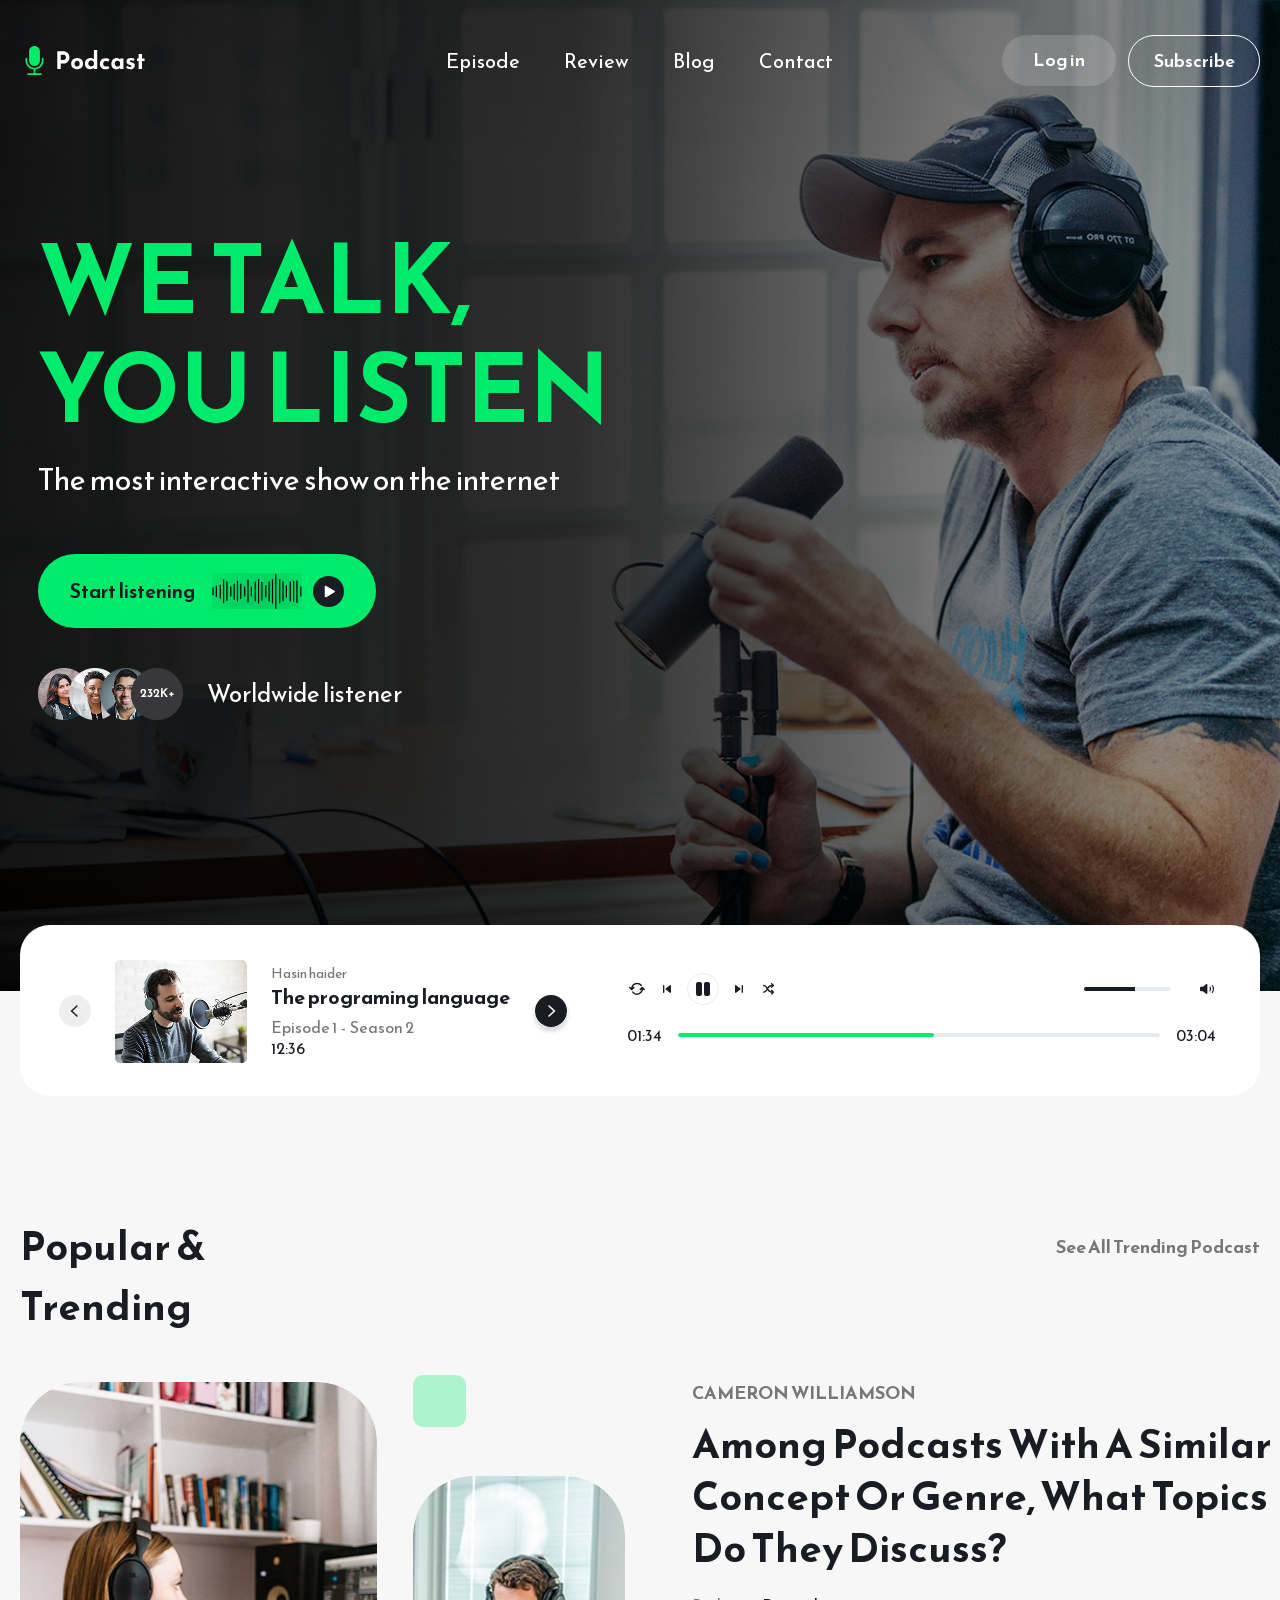
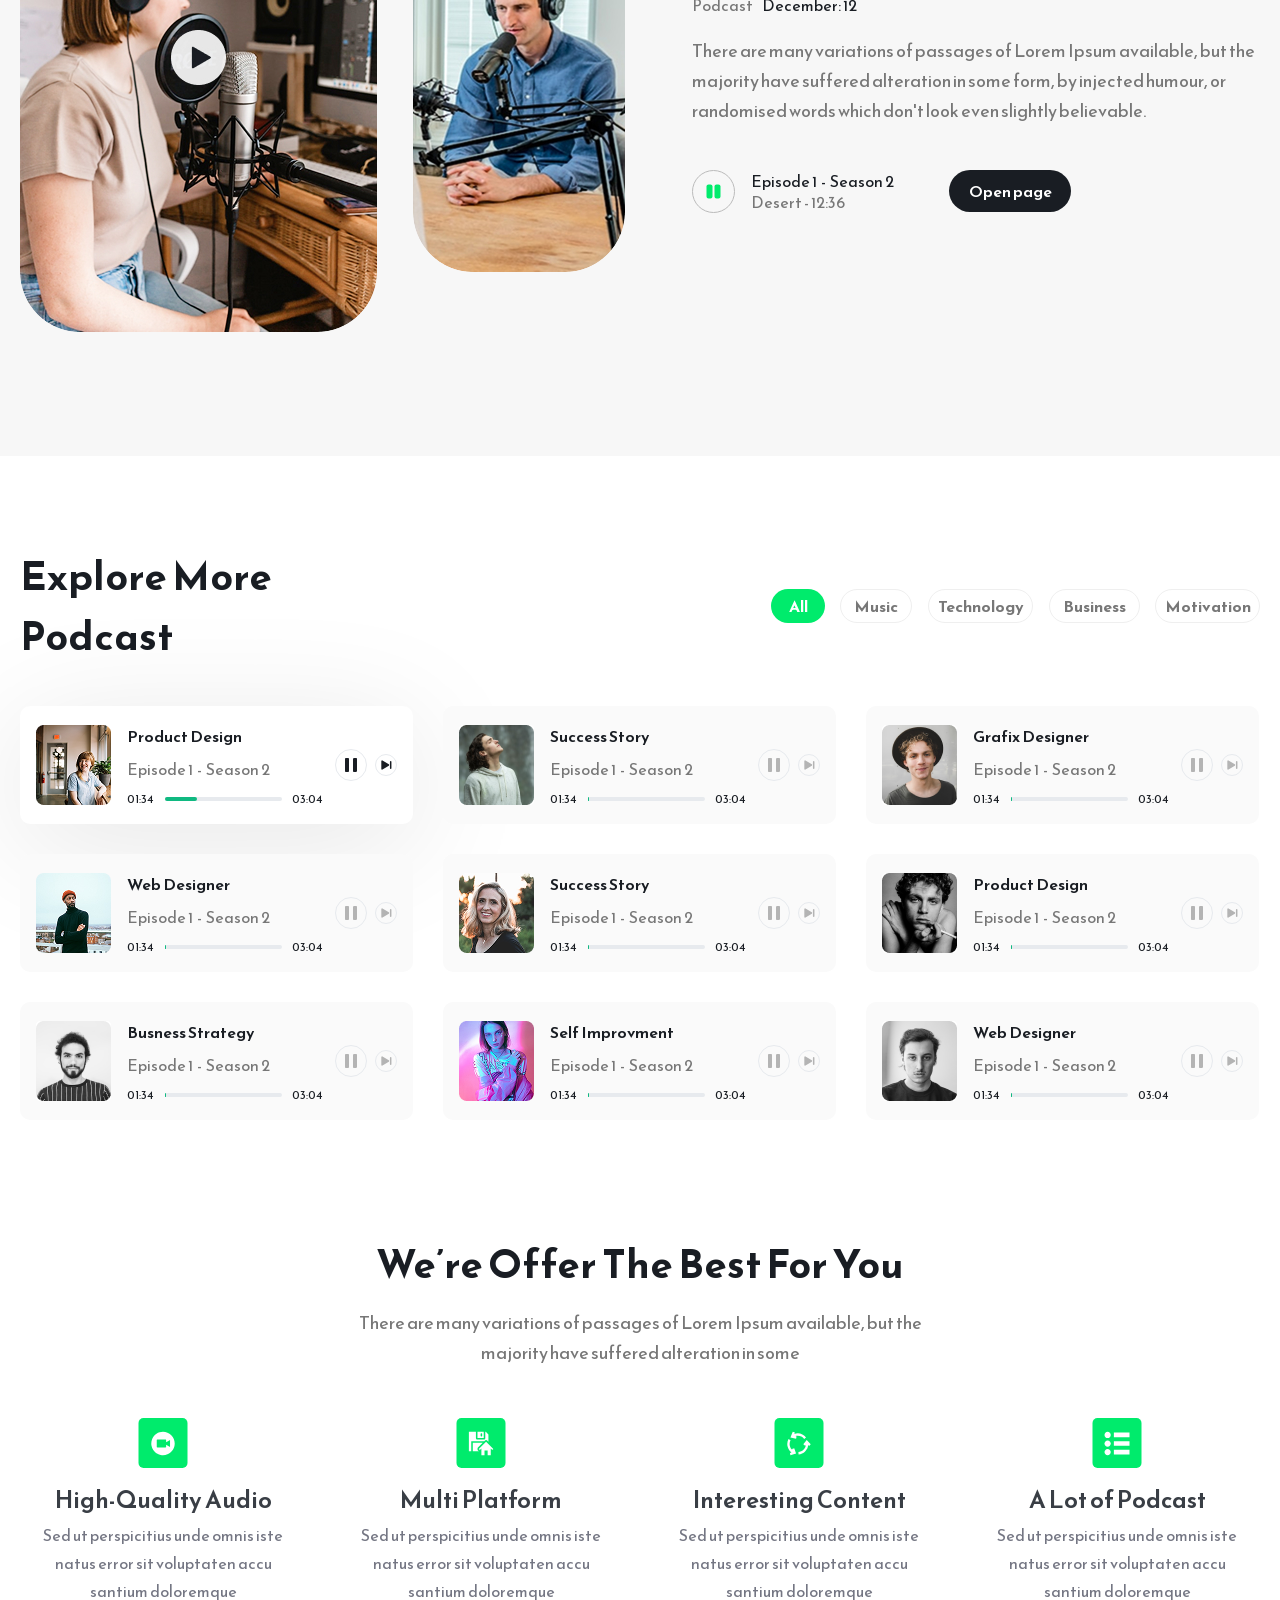
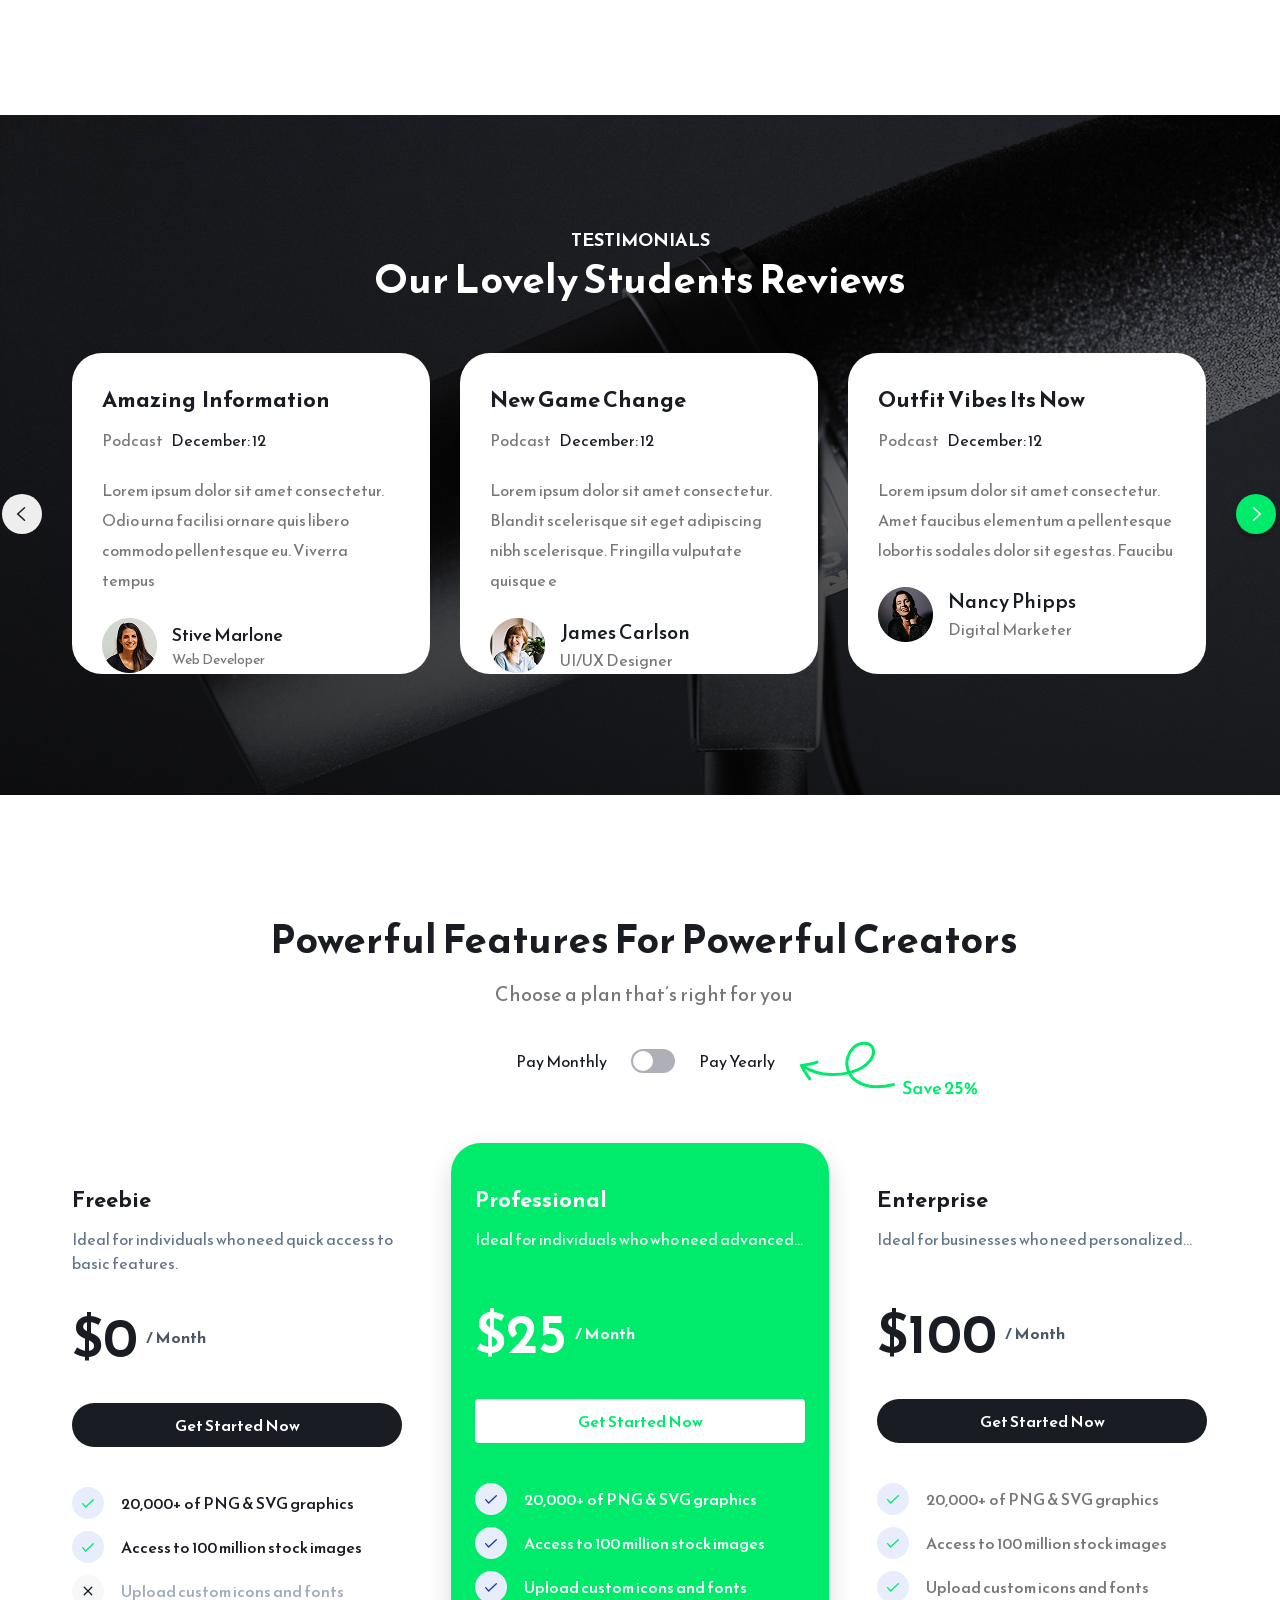
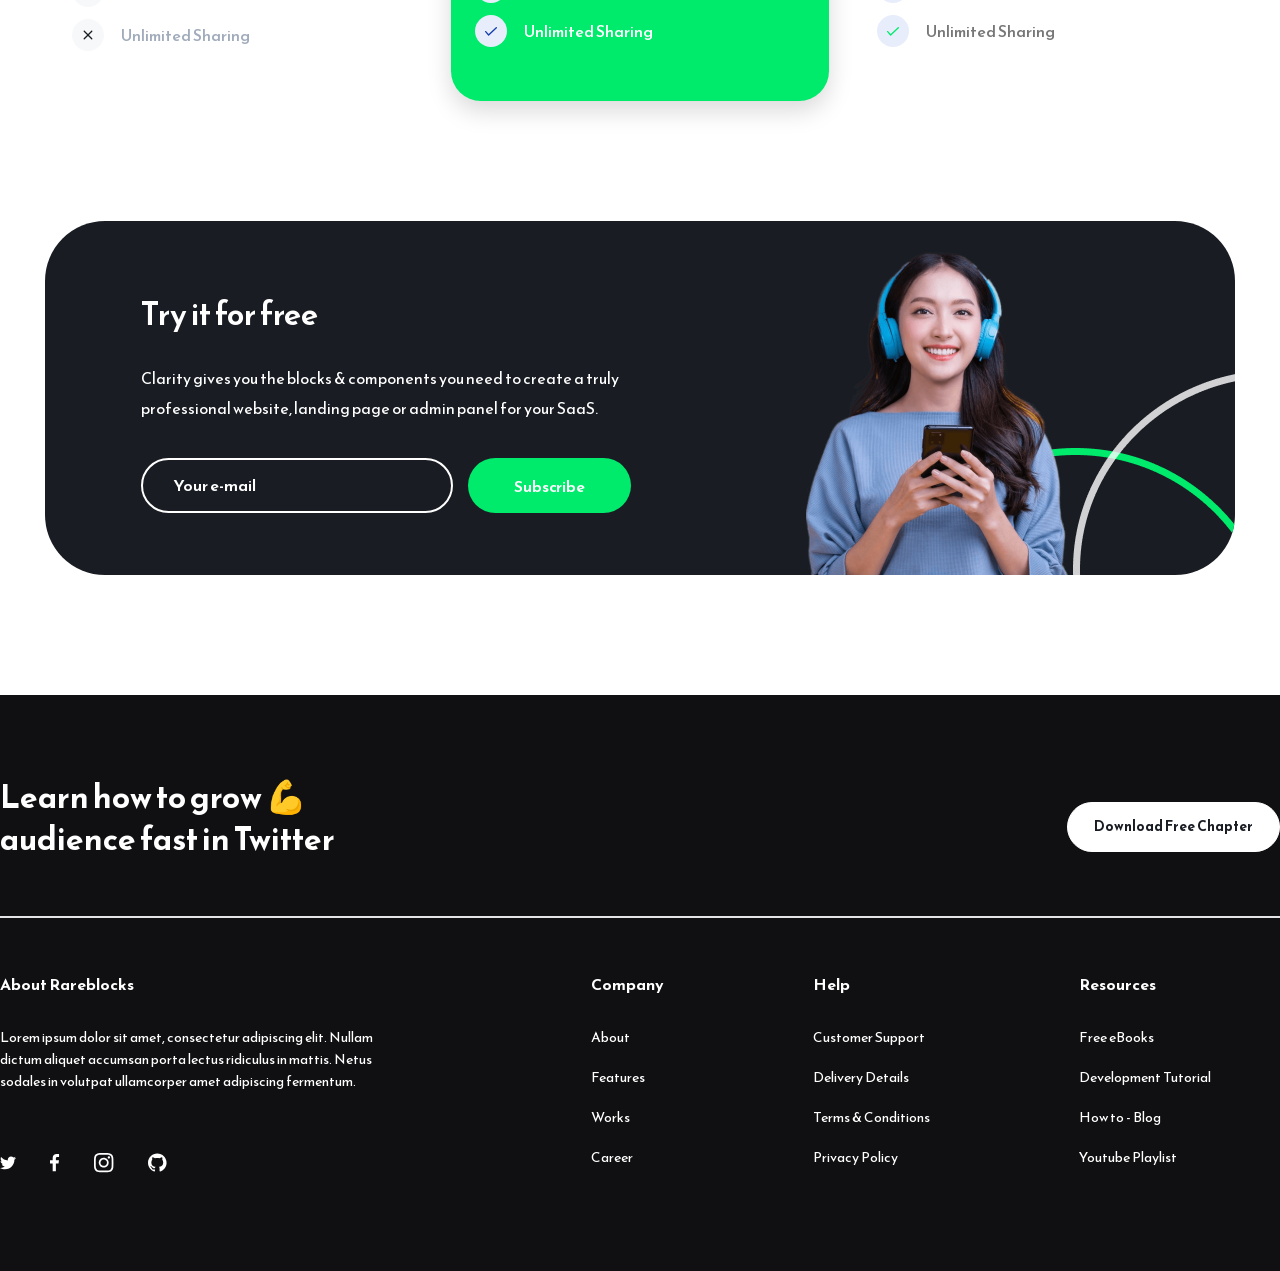
<file: index.html>
<!DOCTYPE html>
<html lang="ru">
<head>
    <meta charset="UTF-8">
    <meta name="viewport" content="width=device-width, initial-scale=1.0">
    <link rel="stylesheet" href="sass/style.css">
    <title>Podcasts</title>
</head>
<body>
    <main>
        <section class="site">
            <div class="background"> 
                <header class="header container">
                        <div class="header-full-logo">
                            <a href="#" class="header-logo">
                                <img src="img/icon/logo.svg" alt="icon-podcast" class="header-logo-img">
                            </a>

                        </div>
                        <div class="header-nav">
                            <ul class="nav-buttons">
                                <li class="episode"><a href="#" class="button-text-nav">Episode</a></li>
                                <li class="review"><a href="#" class="button-text-nav">Review</a></li>
                                <li class="blog"><a href="#" class="button-text-nav">Blog</a></li>
                                <li><a href="#" class="button-text-nav">Contact</a></li>
                            </ul>
                        </div>
                        <div class="header-logsub">
                            <a href="#"class='button-login'>
                                <div>Log in</div>
                            </a>
                            <a href="#"class='button-subscribe'>
                                <div>Subscribe</div>
                            </a>
                        </div>        
                </header>
                <div class="one-list container">
                    <h1 class="text-heading">we talk, You listen</h1>
                    <p class="text-main">The most interactive show on the internet</p>
                    <a href="#" class="button-start">
                        <p class="text-start-listening">Start listening</p>
                        <img src="img/icon/equaliser.svg" alt="" class="imgequalaizer">
                        <img src="img/icon/buttonstartplay.svg" alt="">
                    </a>
                    <div class="people-listening">
                        <img src="./img/peoples.png" alt="peoples">
                        <p class="text-people">Worldwide listener</p>

                    </div>
                </div>
            </div>
            <div class="player-one-list container">
                <div class="left-player-btn">
                    <img src="img/icon/playerbtnleft.svg" alt="left-player-btn">
                </div>
                <div class="player-img-man">
                    <img src="img/inplayer.png" alt="player-img-man">
                </div>
                <div class="text-player">
                    <p class="hasin-hider">Hasin haider</p>
                    <p class="player-language">The programing language</p>
                    <pre class="player-episodes">Episode 1  -  Season 2</pre>
                    <p class="time-player">12:36</p>
                </div>
                <div class="right-player-btn">
                    <img src="img/icon/playerbtnright.svg" alt="">
                </div>
                <div class="samplayer">   
                    <div class="player-control">
                        <img src="img/icon/player/repeat.svg", alt="" class="repeat-btn">
                        <img src="img/icon/player/back.svg", alt="" class="back-btn">
                        <img src="img/icon/player/pause.svg", alt="" class="pause-btn">
                        <img src="img/icon/player/next.svg", alt="" class="next-btn">
                        <img src="img/icon/player/mashup.svg", alt="" class="mashup-btn">
                        <img src="img/icon/player/volumelevel.svg" alt="" class="volume-level">
                        <img src="img/icon/player/volumeicon.svg" alt="" class="volume-icon">
                    </div>
                    <div class="time-podcast">
                        <p class="pass-time">01:34</p>
                        <img src="img/icon/player/linetime.svg" alt="" class="timeline-one-page">
                        <p class="total-time">03:04</p>
                    </div>
                </div>
            </div>
        </section>
        <section class="two-list">
            <div class="two-list-content container">
                <div class="two-list-header">
                    <p class="two-header-text">Popular & Trending</p>
                    <img src="img/womanwithmicrovideo.jpg" alt="" class="womanvideo">
                </div>
                <div class="two-section-of-header">
                    <div class="cube-blue"></div>
                    <img src="img/manwithmicro.jpg" alt="" class="man-with-micro">
                </div>
                <div class="two-list-text">
                    <a href="#" class="btn-see-all">See All Trending Podcast</a>
                    <div class="two-list-osn-text">
                        <p class="text-author">CAMERON WILLIAMSON</p>
                        <p class="header-two-osn-list">Among Podcasts With 
                            A Similar Concept Or Genre, What Topics Do They Discuss?</p>
                        <div class="date-of-podcast">
                            <p class="podcast-text">Podcast</p>
                            <p class="december-text">December: 12</p>
                        </div>
                        <div class="osn-text-block">
                            <p class="osn-text">There are many variations of passages of Lorem Ipsum available, but the majority have suffered alteration in some form, by injected humour, or randomised words which don't look even slightly believable.</p>
                        </div>
                        <div class="episode-player">
                            <img src="img/icon/two-list/Pause.svg" alt="" class="pause-episode-player">
                            <div class="name-of-episode">
                                <pre class="episode-number">Episode 1  -  Season 2</pre>
                                <p class="name-episode">Desert - 12:36</p>
                            </div>
                            <div class="btn-open-page">
                                <a href="#" class="btn-open-page-text">Open page</a>
                            </div>
                        </div>
                    </div>
                </div>
            </div>
        </section>
        <section class="list-three">
            <div class="three-list container">
                <div class="three-list-header-all">
                    <div class="three-list-header">
                        <p class="three-list-header-text">Explore More Podcast</p>
                    </div>
                    <div class="list-of-three">
                        <ul class="btns-of-three">
                            <li class="btns-of-three"><button class="btn-of-list-three btn-1">All</button></li>
                            <li class="btns-of-three"><button class="btn-of-list-three btn-2">Music</button></li>
                            <li class="btns-of-three"><button class="btn-of-list-three btn-3">Technology</button></li>
                            <li class="btns-of-three"><button class="btn-of-list-three btn-4">Business</button></li>
                            <li class="btns-of-three"><button class="btn-of-list-three btn-5">Motivation</button></li>
                        </ul>
                    </div>
                </div>
                <div class="cards-podcast">
                    <div class="card-podcast card-out card-active">
                        <img src="img/images-podcast/product-design.png" alt="" class="image-podcast">
                        <div class="text-card-episode">
                            <p class="name-podcast">Product Design</p> 
                            <pre class="num-episode">Episode 1  -  Season 2</pre>
                            <div class="time-episode-last">
                                <p class="time-episode">01:34</p>
                                <img src="img/images-podcast/timeline/product-timeline.svg" alt="" class="timeline">
                                <p class="time-episode-total">03:04</p>
                            </div>
                        </div>
                        <div class="control-card">
                            <div class="btn-pause-episode">
                                <img src="img/icon/pause-episode.svg" alt="" class="icon-pause-episode">
                            </div>
                            <div class="btn-next-episode">  
                                <img src="img/icon/next-episode.svg" alt="" class="icon-next-episode"></img>
                            </div> 
                        </div>
                    </div>
                    <div class="card-podcast card-out">
                        <img src="img/images-podcast/Success-Story.png" alt="" class="image-podcast">
                        <div class="text-card-episode">
                            <p class="name-podcast">Success Story</p> 
                            <pre class="num-episode">Episode 1  -  Season 2</pre>
                            <div class="time-episode-last">
                                <p class="time-episode">01:34</p>
                                <img src="img/images-podcast/timeline/product-timeline-notactive.svg" alt="" class="timeline">
                                <p class="time-episode-total">03:04</p>
                            </div>
                        </div>
                        <div class="control-card">
                            <div class="btn-pause-episode">
                                <img src="img/icon/pause-card-notactive.svg" alt="" class="icon-pause-episode">
                            </div>
                            <div class="btn-next-episode">  
                                <img src="img/icon/next-episode-notactive.svg" alt="" class="icon-next-episode"></img>
                            </div> 
                        </div>
                    </div>
                    <div class="card-podcast ">
                        <img src="img/images-podcast/Grafix-Designer.png" alt="" class="image-podcast">
                        <div class="text-card-episode">
                            <p class="name-podcast">Grafix Designer</p> 
                            <pre class="num-episode">Episode 1  -  Season 2</pre>
                            <div class="time-episode-last">
                                <p class="time-episode">01:34</p>
                                <img src="img/images-podcast/timeline/product-timeline-notactive.svg" alt="" class="timeline">
                                <p class="time-episode-total">03:04</p>
                            </div>
                        </div>
                        <div class="control-card">
                            <div class="btn-pause-episode">
                                <img src="img/icon/pause-card-notactive.svg" alt="" class="icon-pause-episode">
                            </div>
                            <div class="btn-next-episode">  
                                <img src="img/icon/next-episode-notactive.svg" alt="" class="icon-next-episode"></img>
                            </div> 
                        </div>
                    </div>
                    <div class="card-podcast two-stroke card-out">
                        <img src="img/images-podcast/Web-Designer.png" alt="" class="image-podcast">
                        <div class="text-card-episode">
                            <p class="name-podcast">Web Designer</p> 
                            <pre class="num-episode">Episode 1  -  Season 2</pre>
                            <div class="time-episode-last">
                                <p class="time-episode">01:34</p>
                                <img src="img/images-podcast/timeline/product-timeline-notactive.svg" alt="" class="timeline">
                                <p class="time-episode-total">03:04</p>
                            </div>
                        </div>
                        <div class="control-card">
                            <div class="btn-pause-episode">
                                <img src="img/icon/pause-card-notactive.svg" alt="" class="icon-pause-episode">
                            </div>
                            <div class="btn-next-episode">  
                                <img src="img/icon/next-episode-notactive.svg" alt="" class="icon-next-episode"></img>
                            </div> 
                        </div>
                    </div>
                    <div class="card-podcast card-out two-stroke">
                        <img src="img/images-podcast/Success-Story1.png" alt="" class="image-podcast">
                        <div class="text-card-episode">
                            <p class="name-podcast">Success Story</p> 
                            <pre class="num-episode">Episode 1  -  Season 2</pre>
                            <div class="time-episode-last">
                                <p class="time-episode">01:34</p>
                                <img src="img/images-podcast/timeline/product-timeline-notactive.svg" alt="" class="timeline">
                                <p class="time-episode-total">03:04</p>
                            </div>
                        </div>
                        <div class="control-card">
                            <div class="btn-pause-episode">
                                <img src="img/icon/pause-card-notactive.svg" alt="" class="icon-pause-episode">
                            </div>
                            <div class="btn-next-episode">  
                                <img src="img/icon/next-episode-notactive.svg" alt="" class="icon-next-episode"></img>
                            </div> 
                        </div>
                    </div>
                    <div class="card-podcast two-stroke">
                        <img src="img/images-podcast/Product-Design1.png" alt="" class="image-podcast">
                        <div class="text-card-episode">
                            <p class="name-podcast">Product Design</p> 
                            <pre class="num-episode">Episode 1  -  Season 2</pre>
                            <div class="time-episode-last">
                                <p class="time-episode">01:34</p>
                                <img src="img/images-podcast/timeline/product-timeline-notactive.svg" alt="" class="timeline">
                                <p class="time-episode-total">03:04</p>
                            </div>
                        </div>
                        <div class="control-card">
                            <div class="btn-pause-episode">
                                <img src="img/icon/pause-card-notactive.svg" alt="" class="icon-pause-episode">
                            </div>
                            <div class="btn-next-episode">  
                                <img src="img/icon/next-episode-notactive.svg" alt="" class="icon-next-episode"></img>
                            </div> 
                        </div>
                    </div>
                    <div class="card-podcast card-out two-stroke">
                        <img src="img/images-podcast/Busness-Strategy.png" alt="" class="image-podcast">
                        <div class="text-card-episode">
                            <p class="name-podcast">Busness Strategy</p> 
                            <pre class="num-episode">Episode 1  -  Season 2</pre>
                            <div class="time-episode-last">
                                <p class="time-episode">01:34</p>
                                <img src="img/images-podcast/timeline/product-timeline-notactive.svg" alt="" class="timeline">
                                <p class="time-episode-total">03:04</p>
                            </div>
                        </div>
                        <div class="control-card">
                            <div class="btn-pause-episode">
                                <img src="img/icon/pause-card-notactive.svg" alt="" class="icon-pause-episode">
                            </div>
                            <div class="btn-next-episode">  
                                <img src="img/icon/next-episode-notactive.svg" alt="" class="icon-next-episode"></img>
                            </div> 
                        </div>
                    </div>
                    <div class="card-podcast card-out two-stroke">
                        <img src="img/images-podcast/Self-Improvment.png" alt="" class="image-podcast">
                        <div class="text-card-episode">
                            <p class="name-podcast">Self Improvment</p> 
                            <pre class="num-episode">Episode 1  -  Season 2</pre>
                            <div class="time-episode-last">
                                <p class="time-episode">01:34</p>
                                <img src="img/images-podcast/timeline/product-timeline-notactive.svg" alt="" class="timeline">
                                <p class="time-episode-total">03:04</p>
                            </div>
                        </div>
                        <div class="control-card">
                            <div class="btn-pause-episode">
                                <img src="img/icon/pause-card-notactive.svg" alt="" class="icon-pause-episode">
                            </div>
                            <div class="btn-next-episode">  
                                <img src="img/icon/next-episode-notactive.svg" alt="" class="icon-next-episode"></img>
                            </div> 
                        </div>
                    </div>
                    <div class="card-podcast two-stroke">
                        <img src="img/images-podcast/Web-Designer1.png" alt="" class="image-podcast">
                        <div class="text-card-episode">
                            <p class="name-podcast">Web Designer</p> 
                            <pre class="num-episode">Episode 1  -  Season 2</pre>
                            <div class="time-episode-last">
                                <p class="time-episode">01:34</p>
                                <img src="img/images-podcast/timeline/product-timeline-notactive.svg" alt="" class="timeline">
                                <p class="time-episode-total">03:04</p>
                            </div>
                        </div>
                        <div class="control-card">
                            <div class="btn-pause-episode">
                                <img src="img/icon/pause-card-notactive.svg" alt="" class="icon-pause-episode">
                            </div>
                            <div class="btn-next-episode">  
                                <img src="img/icon/next-episode-notactive.svg" alt="" class="icon-next-episode"></img>
                            </div> 
                        </div>
                    </div>
                    
                </div>
            </div>
        </section>
        <section class="four-list container">
            <p class="header-four-list ">We’re Offer The Best For You</p>
            <p class="down-header-four-list">There are many variations of passages of Lorem Ipsum available, but the <br>majority have suffered alteration in some</p>
            <div class="four-list-cards">
                <div class="four-list-card indent-card">
                    <img src="img/icon/four-list-card/High-Quality-Audio.svg" alt="" class="card-image-four-list">
                    <p class="card-content-header">High-Quality Audio</p>
                    <p class="card-contend-subtitle">Sed ut perspicitius unde omnis iste natus error sit voluptaten accu santium doloremque</p>
                </div>
                <div class="four-list-card indent-card">
                    <img src="img/icon/four-list-card/Multi-Platform.svg" alt="" class="card-image-four-list">
                    <p class="card-content-header">Multi Platform</p>
                    <p class="card-contend-subtitle">Sed ut perspicitius unde omnis iste natus error sit voluptaten accu santium doloremque</p>
                </div>
                <div class="four-list-card indent-card">
                    <img src="img/icon/four-list-card/intresting0content.svg" alt="" class="card-image-four-list">
                    <p class="card-content-header">Interesting Content</p>
                    <p class="card-contend-subtitle">Sed ut perspicitius unde omnis iste natus error sit voluptaten accu santium doloremque</p>
                </div>
                <div class="four-list-card">
                    <img src="img/icon/four-list-card/A-Lot-of-Podcast.svg" alt="" class="card-image-four-list">
                    <p class="card-content-header">A Lot of Podcast</p>
                    <p class="card-contend-subtitle">Sed ut perspicitius unde omnis iste natus error sit voluptaten accu santium doloremque</p>
                </div>
            </div>
        </section>
        <section class="five-list">
            <div class="background-five-list">
                <div class="header-five-list-text">   
                    <p class="header-five-list">TESTIMONIALS</p>
                    <p class="subtitle-five-list">Our Lovely Students Reviews</p>
                </div>
                <div class="cards-five-list">
                    <img src="img/icon/five-list/btn-back.svg" alt="" class="back-btn-five-list">
                    <div class="card-five-list">
                        <pre class="five-list-title">Amazing  information</pre>
                        <div class="date-five-list">
                            <pre class="five-list-subtitle">Podcast</pre>
                            <pre class="five-list-subtitle date-card-five-list">December: 12</pre>
                        </div>
                        <p class="five-list-basic-text">Lorem ipsum dolor sit amet consectetur. Odio urna facilisi ornare quis libero commodo pellentesque eu. Viverra tempus </p>
                        <div class="people-card">
                            <img src="img/icon/peoples/stive-marlone.png" alt="" class="card-img-people">
                            <div class="card-people-text">
                                <p class="author-card one-card">Stive Marlone</p>
                                <p class="who-is-author one-card-who">Web Developer</p>
                            </div>
                        </div>
                    </div>
                    <div class="card-five-list">
                        <pre class="five-list-title">New game change</pre>
                        <div class="date-five-list">
                            <pre class="five-list-subtitle">Podcast</pre>
                            <pre class="five-list-subtitle date-card-five-list">December: 12</pre>
                        </div>
                        <p class="five-list-basic-text">Lorem ipsum dolor sit amet consectetur. Blandit scelerisque sit eget adipiscing nibh scelerisque. Fringilla vulputate quisque e </p>
                        <div class="people-card">
                            <img src="img/icon/peoples/James-Carlson.png" alt="" class="card-img-people">
                            <div class="card-people-text">
                                <p class="author-card">James Carlson</p>
                                <p class="who-is-author">UI/UX Designer</p>
                            </div>
                        </div>
                    </div>
                    <div class="card-five-list bibube">
                        <pre class="five-list-title">Outfit vibes its now</pre>
                        <div class="date-five-list">
                            <pre class="five-list-subtitle">Podcast</pre>
                            <pre class="five-list-subtitle date-card-five-list">December: 12</pre>
                        </div>
                        <p class="five-list-basic-text">Lorem ipsum dolor sit amet consectetur. Amet faucibus elementum a pellentesque lobortis sodales dolor sit egestas. Faucibu</p>
                        <div class="people-card">
                            <img src="img/icon/peoples/Nancy-Phipps.png" alt="" class="card-img-people">
                            <div class="card-people-text">
                                <p class="author-card">Nancy Phipps</p>
                                <p class="who-is-author">Digital Marketer</p>
                            </div>
                        </div>    
                    </div>
                <img src="img/icon/five-list/btn-next.svg" alt="" class="next-btn-five-list">
                </div>
            </div>
        </section>
        <section class="six-list container">
            <pre class="header-text-six">Powerful features for powerful creators</pre>
            <pre class="subtitle-six-list">Choose a plan that’s right for you</pre>
            <div class="line-six">
                <div class="switch-six-list">
                    <pre class="pay-text-six">Pay Monthly</pre>
                    <img src="img/icon/six-list/Switch.svg" alt="" class="switch-six-list-img">
                    <pre class="pay-text-six">Pay Yearly</pre>
                </div>
                <img src="img/icon/six-list/LINE.svg" alt="" class="line-six-list">
            </div>
            <div class="six-cards">
                <div class="card-list-six">
                    <div class="card-six-list-content">
                        <p class="header-card-subscribe">Freebie</p>
                        <p class="subheader-card-subscribe">Ideal for individuals who need quick access to basic features.</p>
                        <div class="cennik-subscribe">
                            <p class="dollars-subscribe">$0</p>
                            <p class="month-subscribe">/ Month</p>
                        </div>
                        <a href="#" class="btn-subscribe"><p class="get-started-subscribe">Get Started Now</p></a>
                        <div class="acess-denied-card sorokmarg">
                            <img src="img/icon/six-list/verifed.svg" alt="" class="stroke1">
                            <p class="stroke-text1">20,000+ of PNG & SVG graphics</p>
                        </div>
                        <div class="acess-denied-card">
                            <img src="img/icon/six-list/verifed.svg" alt="" class="stroke1">
                            <p class="stroke-text1">Access to 100 million stock images</p>
                        </div>
                        <div class="acess-denied-card">
                            <img src="img/icon/six-list/denied.svg" alt="" class="stroke1">
                            <p class="stroke-text1 denied-access">Upload custom icons and fonts</p>
                        </div>
                        <div class="acess-denied-card">
                            <img src="img/icon/six-list/denied.svg" alt="" class="stroke1">
                            <p class="stroke-text1 denied-access">Unlimited Sharing</p>
                        </div>
                    </div>
                </div>
                <div class="card-list-six best-pril">
                    <div class="card-six-list-content">
                        <p class="header-card-subscribe header-best">Professional</p>
                        <p class="subheader-card-subscribe subhead-best">Ideal for individuals who who need advanced...</p>
                        <div class="cennik-subscribe best-pril-cena">
                            <p class="dollars-subscribe best-cena">$25</p>
                            <p class="month-subscribe best-cena1">/ Month</p>
                        </div>
                        <a href="#" class="btn-subscribe btn-best-pril"><p class="get-started-subscribe">Get Started Now</p></a>
                        <div class="acess-denied-card sorokmarg">
                            <img src="img/icon/six-list/verifedchb.svg" alt="" class="stroke1">
                            <p class="stroke-text1 best-price">20,000+ of PNG & SVG graphics</p>
                        </div>
                        <div class="acess-denied-card">
                            <img src="img/icon/six-list/verifedchb.svg" alt="" class="stroke1">
                            <p class="stroke-text1 best-price">Access to 100 million stock images</p>
                        </div>
                        <div class="acess-denied-card">
                            <img src="img/icon/six-list/verifedchb.svg" alt="" class="stroke1">
                            <p class="stroke-text1 best-price">Upload custom icons and fonts</p>
                        </div>
                        <div class="acess-denied-card">
                            <img src="img/icon/six-list/verifedchb.svg" alt="" class="stroke1">
                            <p class="stroke-text1 best-price">Unlimited Sharing</p>
                        </div>
                    </div>
                </div>
                <div class="card-list-six one-dollar-card">
                    <div class="card-six-list-content">
                        <p class="header-card-subscribe">Enterprise</p>
                        <p class="subheader-card-subscribe">Ideal for businesses who need personalized...</p>
                        <div class="cennik-subscribe cennik-subscribe-best">
                            <p class="dollars-subscribe">$100</p>
                            <p class="month-subscribe">/ Month</p>
                        </div>
                        <a href="#" class="btn-subscribe"><p class="get-started-subscribe">Get Started Now</p></a>
                        <div class="acess-denied-card sorokmarg">
                            <img src="img/icon/six-list/verifed.svg" alt="" class="stroke1">
                            <p class="stroke-text1 one-dollar">20,000+ of PNG & SVG graphics</p>
                        </div>
                        <div class="acess-denied-card">
                            <img src="img/icon/six-list/verifed.svg" alt="" class="stroke1">
                            <p class="stroke-text1 one-dollar">Access to 100 million stock images</p>
                        </div>
                        <div class="acess-denied-card">
                            <img src="img/icon/six-list/verifed.svg" alt="" class="stroke1">
                            <p class="stroke-text1 one-dollar">Upload custom icons and fonts</p>
                        </div>
                        <div class="acess-denied-card">
                            <img src="img/icon/six-list/verifed.svg" alt="" class="stroke1">
                            <p class="stroke-text1 one-dollar">Unlimited Sharing</p>
                        </div>
                    </div>
                </div>
            </div>
        </section>
        <section class="seven-list container">
            <div class="form-gmail">
                <div class="content-seven-list">
                    <p class="header-form-email">Try it for free</p>
                    <p class="basic-text-form-email">Clarity gives you the blocks & components you need to create a truly professional website, landing page or admin panel for your SaaS.</p>
                    <form class="email-with-sub">      
                        <input type="email" placeholder="Your e-mail" class="email-input">
                        <button type="submit" class="subscribe-btn">Subscribe</button>
                    </form>  
                </div>          
                <img src="img/icon/seven/women-circles.png" alt="" class="women-circle">
            </div>
        </section>
    </main>    
    <footer class="footer-background">
        <div class="footer">
                <p class="learn-how-to">Learn how to grow 💪<br>audience fast in Twitter</p>
                <a href="#" class="btn-link">
                    <div class="btn-download">
                        <p class="btn-down-text">Download Free Chapter</p>
                    </div>
                </a>
        </div>
        <div class="footer-contine">
            <hr class="footer-line">
        </div>
        <div class="footer-about container-footer">
            <div class="footer-text-about">
                <p class="footer-header">About Rareblocks</p>
                <p class="footer-subheader">Lorem ipsum dolor sit amet, consectetur adipiscing elit. Nullam dictum aliquet accumsan porta lectus 
                    ridiculus in mattis. Netus sodales in volutpat ullamcorper amet adipiscing fermentum.</p>
                <div class="social-footer">
                    <img src="img/icon-footer/twitter.svg" alt="" class="social-icon-footer">
                    <img src="img/icon-footer/facebook.svg" alt="" class="social-icon-footer">
                    <img src="img/icon-footer/insta.svg" alt="" class="social-icon-footer">
                    <img src="img/icon-footer/github.svg" alt="" class="social-icon-footer">
                </div>            
            </div>
            <div class="footer-list-company">
                <ul class="footer-company list-footer-two-one">
                    <li class="company-one-footer-header">Company</li>
                    <li class="company-one-footer">About</li>
                    <li class="company-one-footer">Features</li>
                    <li class="company-one-footer">Works</li>
                    <li class="company-one-footer">Career</li>
                </ul>
                <ul class="footer-company list-footer-two-one">
                    <li class="company-one-footer-header">Help</li>
                    <li class="company-one-footer">Customer Support</li>
                    <li class="company-one-footer">Delivery Details</li>
                    <li class="company-one-footer">Terms & Conditions</li>
                    <li class="company-one-footer">Privacy Policy</li>
                </ul>
                <ul class="footer-company list-footer-three">
                    <li class="company-one-footer-header">Resources</li>
                    <li class="company-one-footer">Free eBooks</li>
                    <li class="company-one-footer">Development Tutorial</li>
                    <li class="company-one-footer">How to - Blog</li>
                    <li class="company-one-footer">Youtube Playlist</li>
                </ul>
            </div>
        </div>
        
    
    </footer>

</body>
</html>
</file>
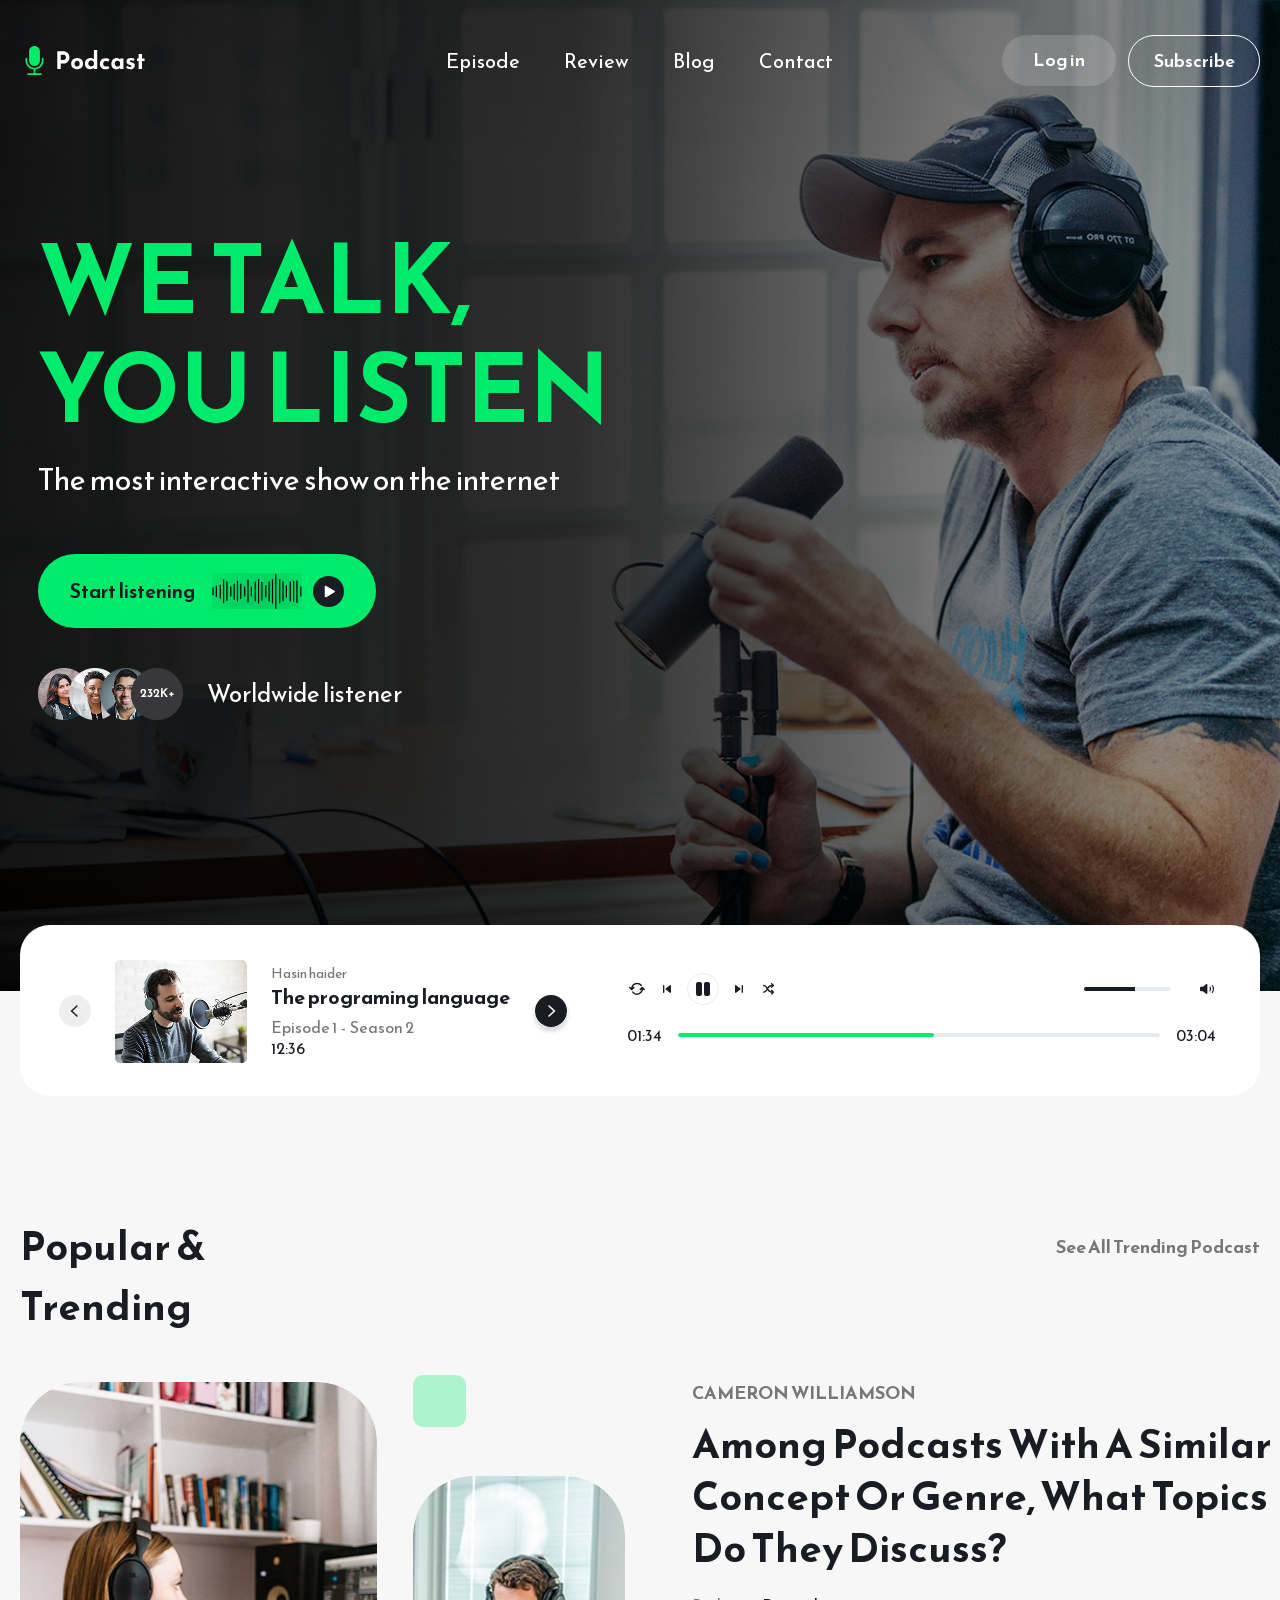
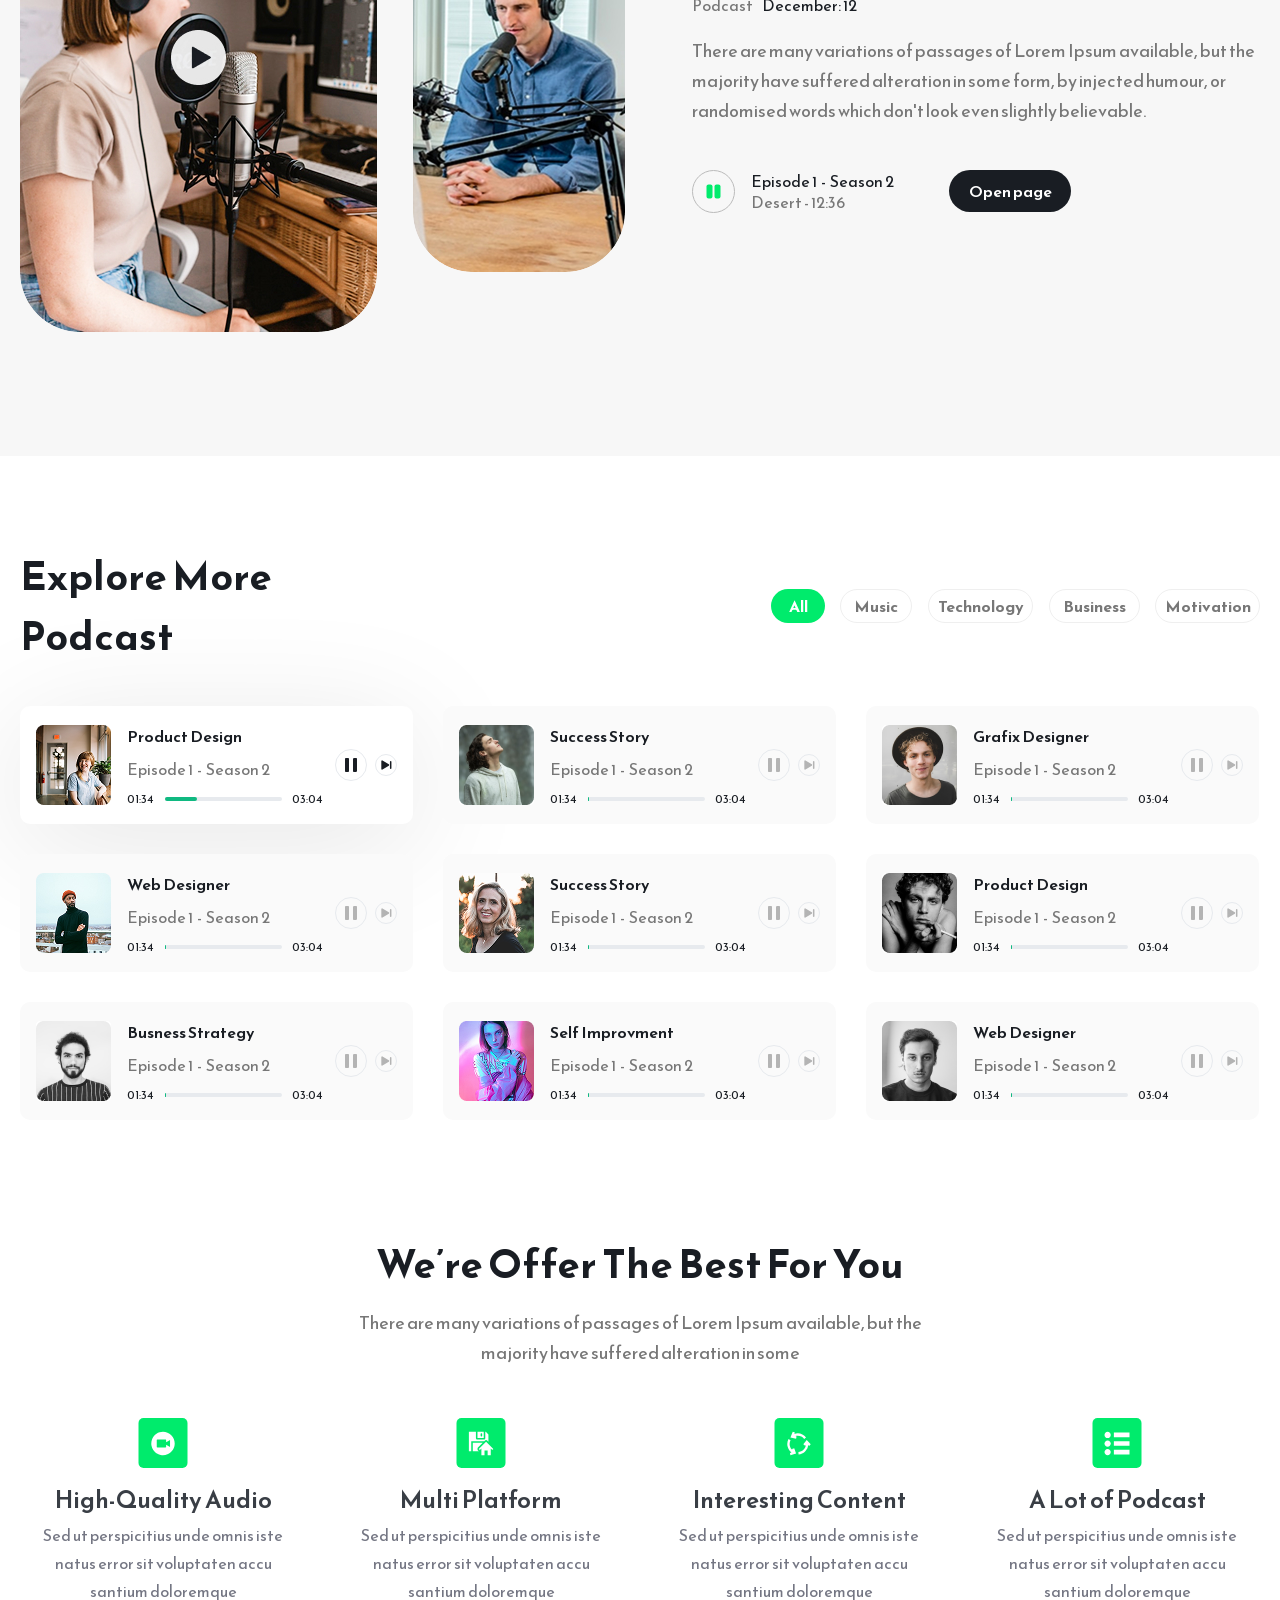
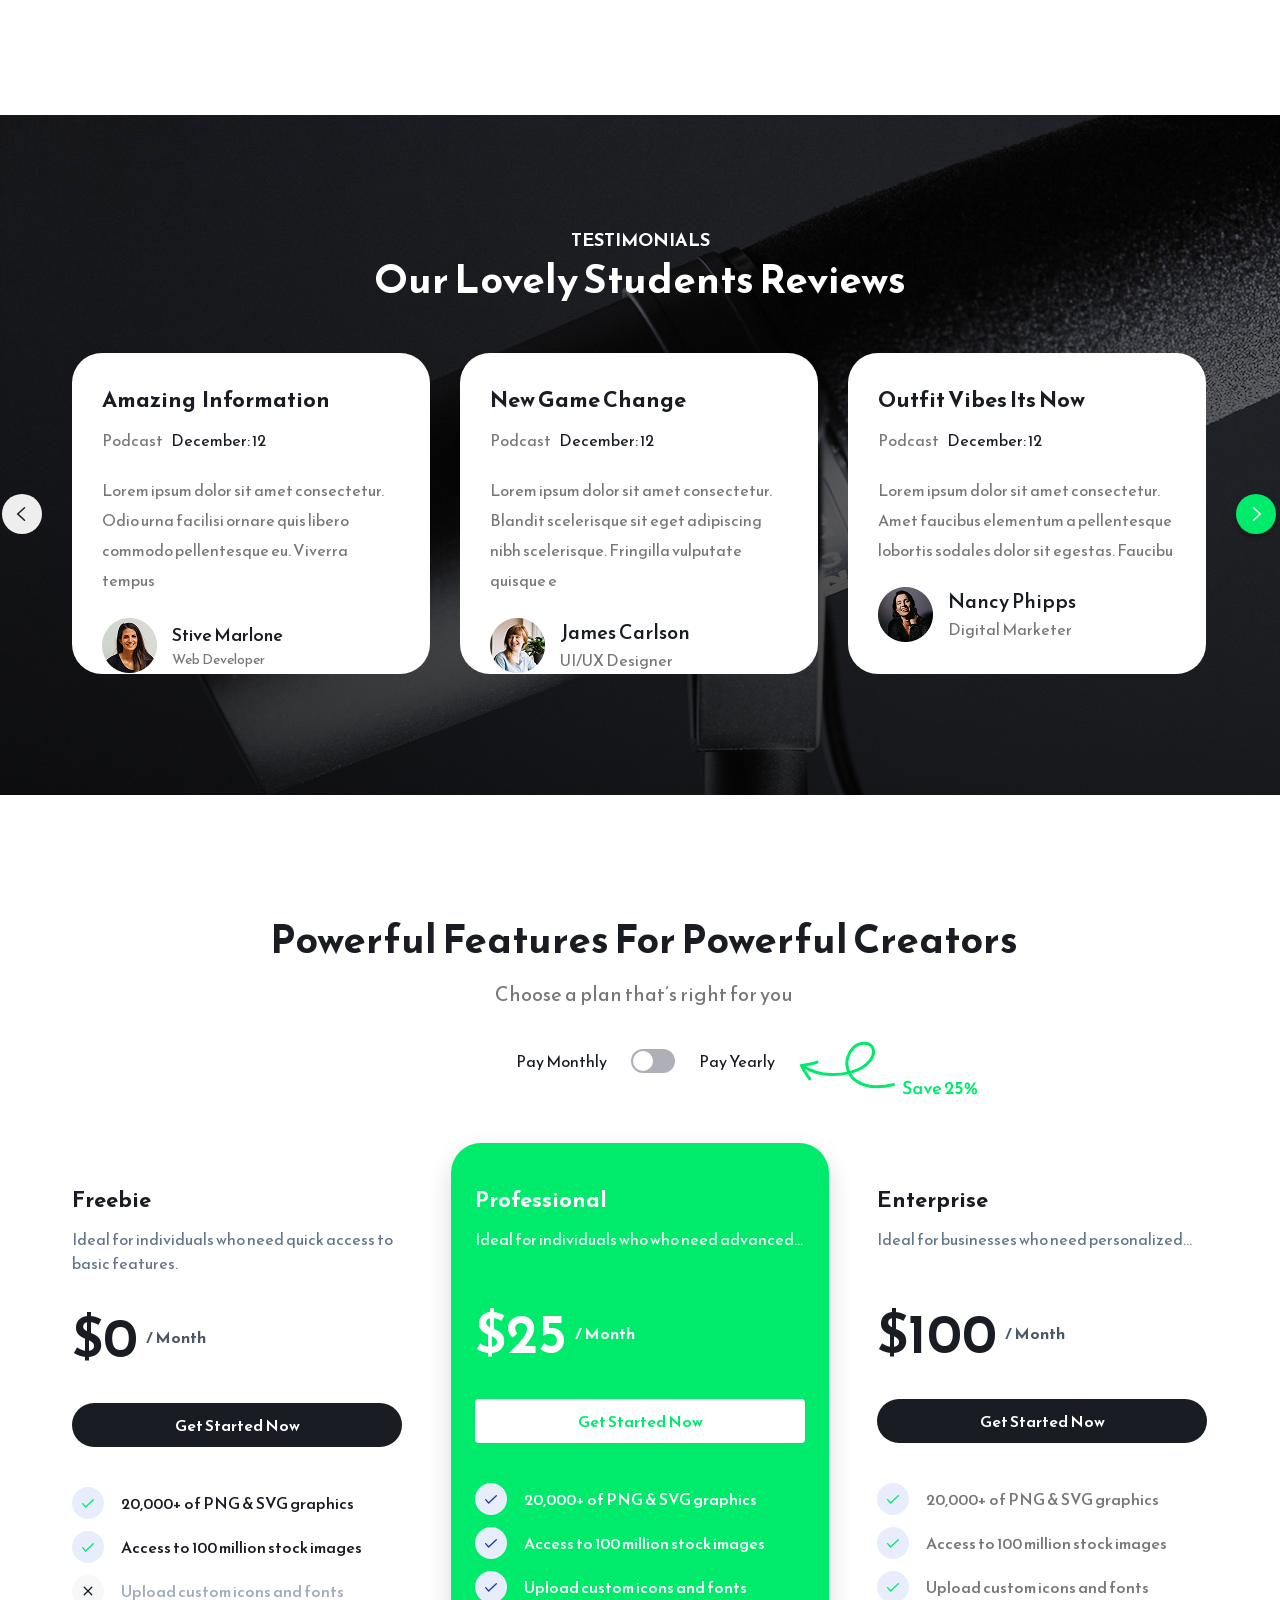
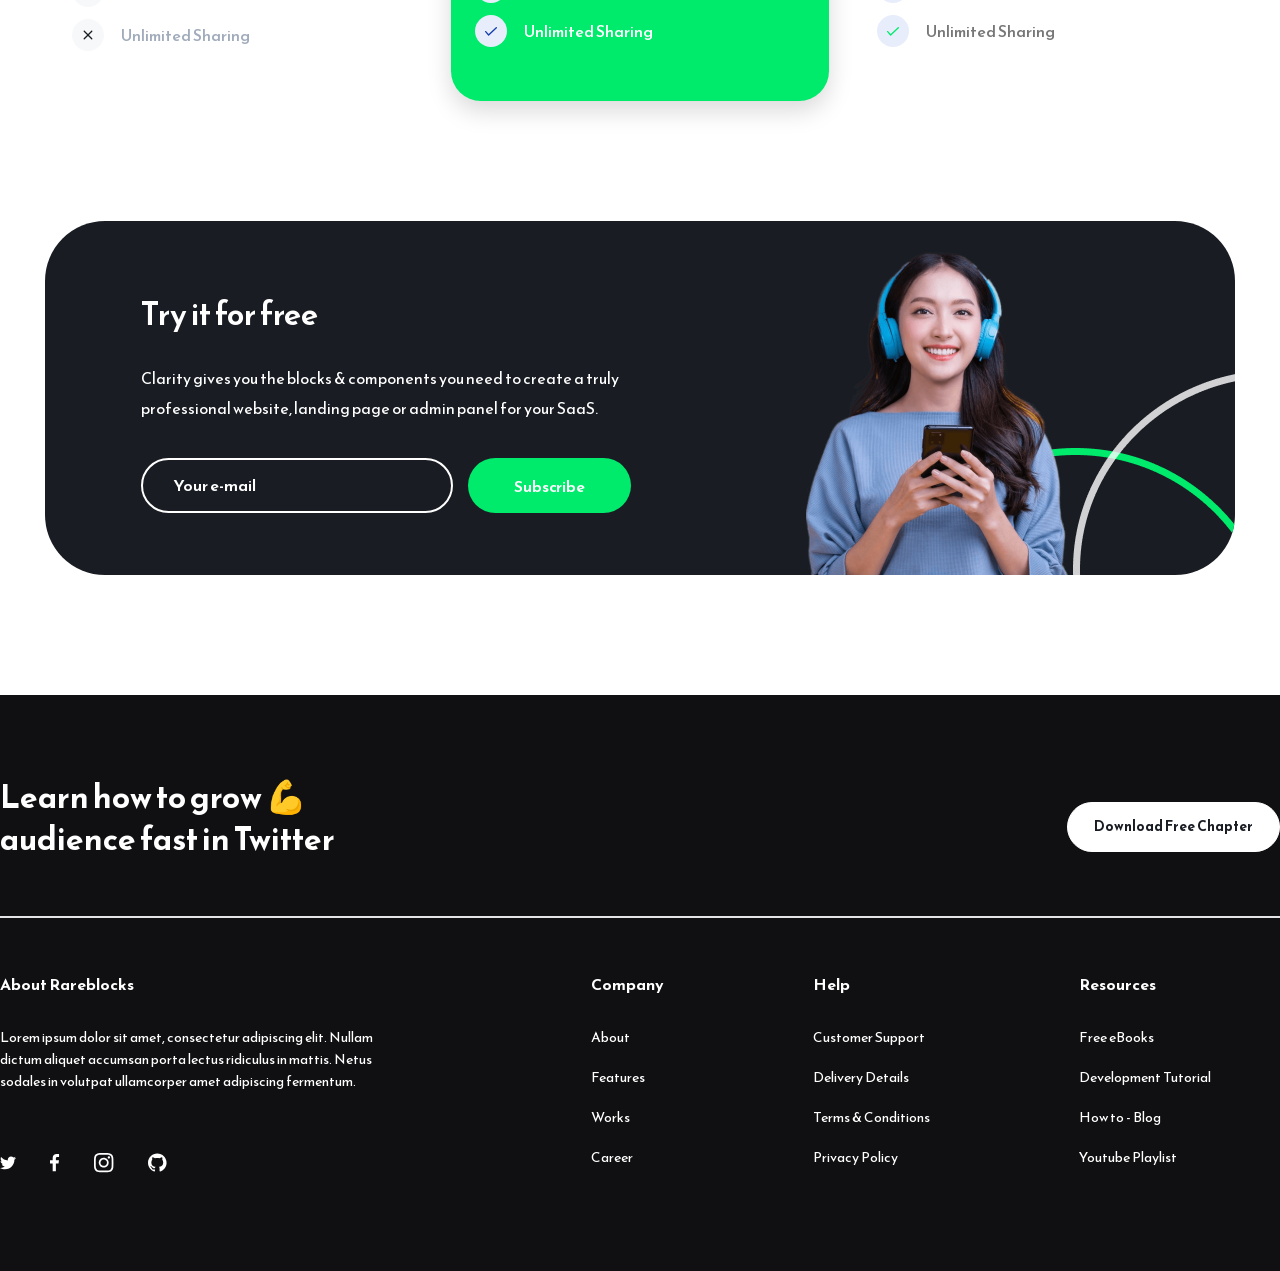
<file: main.html>
<!DOCTYPE html>
<html lang="ru">
<head>
    <meta charset="UTF-8">
    <meta name="viewport" content="width=device-width, initial-scale=1.0">
    <link rel="stylesheet" href="sass/style.css">
    <title>Podcasts</title>
</head>
<body>
    <main>
        <section class="site">
            <div class="background"> 
                <header class="header container">
                        <div class="header-full-logo">
                            <a href="#" class="header-logo">
                                <img src="img/icon/logo.svg" alt="icon-podcast" class="header-logo-img">
                            </a>

                        </div>
                        <div class="header-nav">
                            <ul class="nav-buttons">
                                <li class="episode"><a href="#" class="button-text-nav">Episode</a></li>
                                <li class="review"><a href="#" class="button-text-nav">Review</a></li>
                                <li class="blog"><a href="#" class="button-text-nav">Blog</a></li>
                                <li><a href="#" class="button-text-nav">Contact</a></li>
                            </ul>
                        </div>
                        <div class="header-logsub">
                            <a href="#"class='button-login'>
                                <div>Log in</div>
                            </a>
                            <a href="#"class='button-subscribe'>
                                <div>Subscribe</div>
                            </a>
                        </div>        
                </header>
                <div class="one-list container">
                    <h1 class="text-heading">we talk, You listen</h1>
                    <p class="text-main">The most interactive show on the internet</p>
                    <a href="#" class="button-start">
                        <p class="text-start-listening">Start listening</p>
                        <img src="img/icon/equaliser.svg" alt="" class="imgequalaizer">
                        <img src="img/icon/buttonstartplay.svg" alt="">
                    </a>
                    <div class="people-listening">
                        <img src="./img/peoples.png" alt="peoples">
                        <p class="text-people">Worldwide listener</p>

                    </div>
                </div>
            </div>
            <div class="player-one-list container">
                <div class="left-player-btn">
                    <img src="img/icon/playerbtnleft.svg" alt="left-player-btn">
                </div>
                <div class="player-img-man">
                    <img src="img/inplayer.png" alt="player-img-man">
                </div>
                <div class="text-player">
                    <p class="hasin-hider">Hasin haider</p>
                    <p class="player-language">The programing language</p>
                    <pre class="player-episodes">Episode 1  -  Season 2</pre>
                    <p class="time-player">12:36</p>
                </div>
                <div class="right-player-btn">
                    <img src="img/icon/playerbtnright.svg" alt="">
                </div>
                <div class="samplayer">   
                    <div class="player-control">
                        <img src="img/icon/player/repeat.svg", alt="" class="repeat-btn">
                        <img src="img/icon/player/back.svg", alt="" class="back-btn">
                        <img src="img/icon/player/pause.svg", alt="" class="pause-btn">
                        <img src="img/icon/player/next.svg", alt="" class="next-btn">
                        <img src="img/icon/player/mashup.svg", alt="" class="mashup-btn">
                        <img src="img/icon/player/volumelevel.svg" alt="" class="volume-level">
                        <img src="img/icon/player/volumeicon.svg" alt="" class="volume-icon">
                    </div>
                    <div class="time-podcast">
                        <p class="pass-time">01:34</p>
                        <img src="img/icon/player/linetime.svg" alt="" class="timeline-one-page">
                        <p class="total-time">03:04</p>
                    </div>
                </div>
            </div>
        </section>
        <section class="two-list">
            <div class="two-list-content container">
                <div class="two-list-header">
                    <p class="two-header-text">Popular & Trending</p>
                    <img src="img/womanwithmicrovideo.jpg" alt="" class="womanvideo">
                </div>
                <div class="two-section-of-header">
                    <div class="cube-blue"></div>
                    <img src="img/manwithmicro.jpg" alt="" class="man-with-micro">
                </div>
                <div class="two-list-text">
                    <a href="#" class="btn-see-all">See All Trending Podcast</a>
                    <div class="two-list-osn-text">
                        <p class="text-author">CAMERON WILLIAMSON</p>
                        <p class="header-two-osn-list">Among Podcasts With 
                            A Similar Concept Or Genre, What Topics Do They Discuss?</p>
                        <div class="date-of-podcast">
                            <p class="podcast-text">Podcast</p>
                            <p class="december-text">December: 12</p>
                        </div>
                        <div class="osn-text-block">
                            <p class="osn-text">There are many variations of passages of Lorem Ipsum available, but the majority have suffered alteration in some form, by injected humour, or randomised words which don't look even slightly believable.</p>
                        </div>
                        <div class="episode-player">
                            <img src="img/icon/two-list/Pause.svg" alt="" class="pause-episode-player">
                            <div class="name-of-episode">
                                <pre class="episode-number">Episode 1  -  Season 2</pre>
                                <p class="name-episode">Desert - 12:36</p>
                            </div>
                            <div class="btn-open-page">
                                <a href="#" class="btn-open-page-text">Open page</a>
                            </div>
                        </div>
                    </div>
                </div>
            </div>
        </section>
        <section class="list-three">
            <div class="three-list container">
                <div class="three-list-header-all">
                    <div class="three-list-header">
                        <p class="three-list-header-text">Explore More Podcast</p>
                    </div>
                    <div class="list-of-three">
                        <ul class="btns-of-three">
                            <li class="btns-of-three"><button class="btn-of-list-three btn-1">All</button></li>
                            <li class="btns-of-three"><button class="btn-of-list-three btn-2">Music</button></li>
                            <li class="btns-of-three"><button class="btn-of-list-three btn-3">Technology</button></li>
                            <li class="btns-of-three"><button class="btn-of-list-three btn-4">Business</button></li>
                            <li class="btns-of-three"><button class="btn-of-list-three btn-5">Motivation</button></li>
                        </ul>
                    </div>
                </div>
                <div class="cards-podcast">
                    <div class="card-podcast card-out card-active">
                        <img src="img/images-podcast/product-design.png" alt="" class="image-podcast">
                        <div class="text-card-episode">
                            <p class="name-podcast">Product Design</p> 
                            <pre class="num-episode">Episode 1  -  Season 2</pre>
                            <div class="time-episode-last">
                                <p class="time-episode">01:34</p>
                                <img src="img/images-podcast/timeline/product-timeline.svg" alt="" class="timeline">
                                <p class="time-episode-total">03:04</p>
                            </div>
                        </div>
                        <div class="control-card">
                            <div class="btn-pause-episode">
                                <img src="img/icon/pause-episode.svg" alt="" class="icon-pause-episode">
                            </div>
                            <div class="btn-next-episode">  
                                <img src="img/icon/next-episode.svg" alt="" class="icon-next-episode"></img>
                            </div> 
                        </div>
                    </div>
                    <div class="card-podcast card-out">
                        <img src="img/images-podcast/Success-Story.png" alt="" class="image-podcast">
                        <div class="text-card-episode">
                            <p class="name-podcast">Success Story</p> 
                            <pre class="num-episode">Episode 1  -  Season 2</pre>
                            <div class="time-episode-last">
                                <p class="time-episode">01:34</p>
                                <img src="img/images-podcast/timeline/product-timeline-notactive.svg" alt="" class="timeline">
                                <p class="time-episode-total">03:04</p>
                            </div>
                        </div>
                        <div class="control-card">
                            <div class="btn-pause-episode">
                                <img src="img/icon/pause-card-notactive.svg" alt="" class="icon-pause-episode">
                            </div>
                            <div class="btn-next-episode">  
                                <img src="img/icon/next-episode-notactive.svg" alt="" class="icon-next-episode"></img>
                            </div> 
                        </div>
                    </div>
                    <div class="card-podcast ">
                        <img src="img/images-podcast/Grafix-Designer.png" alt="" class="image-podcast">
                        <div class="text-card-episode">
                            <p class="name-podcast">Grafix Designer</p> 
                            <pre class="num-episode">Episode 1  -  Season 2</pre>
                            <div class="time-episode-last">
                                <p class="time-episode">01:34</p>
                                <img src="img/images-podcast/timeline/product-timeline-notactive.svg" alt="" class="timeline">
                                <p class="time-episode-total">03:04</p>
                            </div>
                        </div>
                        <div class="control-card">
                            <div class="btn-pause-episode">
                                <img src="img/icon/pause-card-notactive.svg" alt="" class="icon-pause-episode">
                            </div>
                            <div class="btn-next-episode">  
                                <img src="img/icon/next-episode-notactive.svg" alt="" class="icon-next-episode"></img>
                            </div> 
                        </div>
                    </div>
                    <div class="card-podcast two-stroke card-out">
                        <img src="img/images-podcast/Web-Designer.png" alt="" class="image-podcast">
                        <div class="text-card-episode">
                            <p class="name-podcast">Web Designer</p> 
                            <pre class="num-episode">Episode 1  -  Season 2</pre>
                            <div class="time-episode-last">
                                <p class="time-episode">01:34</p>
                                <img src="img/images-podcast/timeline/product-timeline-notactive.svg" alt="" class="timeline">
                                <p class="time-episode-total">03:04</p>
                            </div>
                        </div>
                        <div class="control-card">
                            <div class="btn-pause-episode">
                                <img src="img/icon/pause-card-notactive.svg" alt="" class="icon-pause-episode">
                            </div>
                            <div class="btn-next-episode">  
                                <img src="img/icon/next-episode-notactive.svg" alt="" class="icon-next-episode"></img>
                            </div> 
                        </div>
                    </div>
                    <div class="card-podcast card-out two-stroke">
                        <img src="img/images-podcast/Success-Story1.png" alt="" class="image-podcast">
                        <div class="text-card-episode">
                            <p class="name-podcast">Success Story</p> 
                            <pre class="num-episode">Episode 1  -  Season 2</pre>
                            <div class="time-episode-last">
                                <p class="time-episode">01:34</p>
                                <img src="img/images-podcast/timeline/product-timeline-notactive.svg" alt="" class="timeline">
                                <p class="time-episode-total">03:04</p>
                            </div>
                        </div>
                        <div class="control-card">
                            <div class="btn-pause-episode">
                                <img src="img/icon/pause-card-notactive.svg" alt="" class="icon-pause-episode">
                            </div>
                            <div class="btn-next-episode">  
                                <img src="img/icon/next-episode-notactive.svg" alt="" class="icon-next-episode"></img>
                            </div> 
                        </div>
                    </div>
                    <div class="card-podcast two-stroke">
                        <img src="img/images-podcast/Product-Design1.png" alt="" class="image-podcast">
                        <div class="text-card-episode">
                            <p class="name-podcast">Product Design</p> 
                            <pre class="num-episode">Episode 1  -  Season 2</pre>
                            <div class="time-episode-last">
                                <p class="time-episode">01:34</p>
                                <img src="img/images-podcast/timeline/product-timeline-notactive.svg" alt="" class="timeline">
                                <p class="time-episode-total">03:04</p>
                            </div>
                        </div>
                        <div class="control-card">
                            <div class="btn-pause-episode">
                                <img src="img/icon/pause-card-notactive.svg" alt="" class="icon-pause-episode">
                            </div>
                            <div class="btn-next-episode">  
                                <img src="img/icon/next-episode-notactive.svg" alt="" class="icon-next-episode"></img>
                            </div> 
                        </div>
                    </div>
                    <div class="card-podcast card-out two-stroke">
                        <img src="img/images-podcast/Busness-Strategy.png" alt="" class="image-podcast">
                        <div class="text-card-episode">
                            <p class="name-podcast">Busness Strategy</p> 
                            <pre class="num-episode">Episode 1  -  Season 2</pre>
                            <div class="time-episode-last">
                                <p class="time-episode">01:34</p>
                                <img src="img/images-podcast/timeline/product-timeline-notactive.svg" alt="" class="timeline">
                                <p class="time-episode-total">03:04</p>
                            </div>
                        </div>
                        <div class="control-card">
                            <div class="btn-pause-episode">
                                <img src="img/icon/pause-card-notactive.svg" alt="" class="icon-pause-episode">
                            </div>
                            <div class="btn-next-episode">  
                                <img src="img/icon/next-episode-notactive.svg" alt="" class="icon-next-episode"></img>
                            </div> 
                        </div>
                    </div>
                    <div class="card-podcast card-out two-stroke">
                        <img src="img/images-podcast/Self-Improvment.png" alt="" class="image-podcast">
                        <div class="text-card-episode">
                            <p class="name-podcast">Self Improvment</p> 
                            <pre class="num-episode">Episode 1  -  Season 2</pre>
                            <div class="time-episode-last">
                                <p class="time-episode">01:34</p>
                                <img src="img/images-podcast/timeline/product-timeline-notactive.svg" alt="" class="timeline">
                                <p class="time-episode-total">03:04</p>
                            </div>
                        </div>
                        <div class="control-card">
                            <div class="btn-pause-episode">
                                <img src="img/icon/pause-card-notactive.svg" alt="" class="icon-pause-episode">
                            </div>
                            <div class="btn-next-episode">  
                                <img src="img/icon/next-episode-notactive.svg" alt="" class="icon-next-episode"></img>
                            </div> 
                        </div>
                    </div>
                    <div class="card-podcast two-stroke">
                        <img src="img/images-podcast/Web-Designer1.png" alt="" class="image-podcast">
                        <div class="text-card-episode">
                            <p class="name-podcast">Web Designer</p> 
                            <pre class="num-episode">Episode 1  -  Season 2</pre>
                            <div class="time-episode-last">
                                <p class="time-episode">01:34</p>
                                <img src="img/images-podcast/timeline/product-timeline-notactive.svg" alt="" class="timeline">
                                <p class="time-episode-total">03:04</p>
                            </div>
                        </div>
                        <div class="control-card">
                            <div class="btn-pause-episode">
                                <img src="img/icon/pause-card-notactive.svg" alt="" class="icon-pause-episode">
                            </div>
                            <div class="btn-next-episode">  
                                <img src="img/icon/next-episode-notactive.svg" alt="" class="icon-next-episode"></img>
                            </div> 
                        </div>
                    </div>
                    
                </div>
            </div>
        </section>
        <section class="four-list container">
            <p class="header-four-list ">We’re Offer The Best For You</p>
            <p class="down-header-four-list">There are many variations of passages of Lorem Ipsum available, but the <br>majority have suffered alteration in some</p>
            <div class="four-list-cards">
                <div class="four-list-card indent-card">
                    <img src="img/icon/four-list-card/High-Quality-Audio.svg" alt="" class="card-image-four-list">
                    <p class="card-content-header">High-Quality Audio</p>
                    <p class="card-contend-subtitle">Sed ut perspicitius unde omnis iste natus error sit voluptaten accu santium doloremque</p>
                </div>
                <div class="four-list-card indent-card">
                    <img src="img/icon/four-list-card/Multi-Platform.svg" alt="" class="card-image-four-list">
                    <p class="card-content-header">Multi Platform</p>
                    <p class="card-contend-subtitle">Sed ut perspicitius unde omnis iste natus error sit voluptaten accu santium doloremque</p>
                </div>
                <div class="four-list-card indent-card">
                    <img src="img/icon/four-list-card/intresting0content.svg" alt="" class="card-image-four-list">
                    <p class="card-content-header">Interesting Content</p>
                    <p class="card-contend-subtitle">Sed ut perspicitius unde omnis iste natus error sit voluptaten accu santium doloremque</p>
                </div>
                <div class="four-list-card">
                    <img src="img/icon/four-list-card/A-Lot-of-Podcast.svg" alt="" class="card-image-four-list">
                    <p class="card-content-header">A Lot of Podcast</p>
                    <p class="card-contend-subtitle">Sed ut perspicitius unde omnis iste natus error sit voluptaten accu santium doloremque</p>
                </div>
            </div>
        </section>
        <section class="five-list">
            <div class="background-five-list">
                <div class="header-five-list-text">   
                    <p class="header-five-list">TESTIMONIALS</p>
                    <p class="subtitle-five-list">Our Lovely Students Reviews</p>
                </div>
                <div class="cards-five-list">
                    <img src="img/icon/five-list/btn-back.svg" alt="" class="back-btn-five-list">
                    <div class="card-five-list">
                        <pre class="five-list-title">Amazing  information</pre>
                        <div class="date-five-list">
                            <pre class="five-list-subtitle">Podcast</pre>
                            <pre class="five-list-subtitle date-card-five-list">December: 12</pre>
                        </div>
                        <p class="five-list-basic-text">Lorem ipsum dolor sit amet consectetur. Odio urna facilisi ornare quis libero commodo pellentesque eu. Viverra tempus </p>
                        <div class="people-card">
                            <img src="img/icon/peoples/stive-marlone.png" alt="" class="card-img-people">
                            <div class="card-people-text">
                                <p class="author-card one-card">Stive Marlone</p>
                                <p class="who-is-author one-card-who">Web Developer</p>
                            </div>
                        </div>
                    </div>
                    <div class="card-five-list">
                        <pre class="five-list-title">New game change</pre>
                        <div class="date-five-list">
                            <pre class="five-list-subtitle">Podcast</pre>
                            <pre class="five-list-subtitle date-card-five-list">December: 12</pre>
                        </div>
                        <p class="five-list-basic-text">Lorem ipsum dolor sit amet consectetur. Blandit scelerisque sit eget adipiscing nibh scelerisque. Fringilla vulputate quisque e </p>
                        <div class="people-card">
                            <img src="img/icon/peoples/James-Carlson.png" alt="" class="card-img-people">
                            <div class="card-people-text">
                                <p class="author-card">James Carlson</p>
                                <p class="who-is-author">UI/UX Designer</p>
                            </div>
                        </div>
                    </div>
                    <div class="card-five-list bibube">
                        <pre class="five-list-title">Outfit vibes its now</pre>
                        <div class="date-five-list">
                            <pre class="five-list-subtitle">Podcast</pre>
                            <pre class="five-list-subtitle date-card-five-list">December: 12</pre>
                        </div>
                        <p class="five-list-basic-text">Lorem ipsum dolor sit amet consectetur. Amet faucibus elementum a pellentesque lobortis sodales dolor sit egestas. Faucibu</p>
                        <div class="people-card">
                            <img src="img/icon/peoples/Nancy-Phipps.png" alt="" class="card-img-people">
                            <div class="card-people-text">
                                <p class="author-card">Nancy Phipps</p>
                                <p class="who-is-author">Digital Marketer</p>
                            </div>
                        </div>    
                    </div>
                <img src="img/icon/five-list/btn-next.svg" alt="" class="next-btn-five-list">
                </div>
            </div>
        </section>
        <section class="six-list container">
            <pre class="header-text-six">Powerful features for powerful creators</pre>
            <pre class="subtitle-six-list">Choose a plan that’s right for you</pre>
            <div class="line-six">
                <div class="switch-six-list">
                    <pre class="pay-text-six">Pay Monthly</pre>
                    <img src="img/icon/six-list/Switch.svg" alt="" class="switch-six-list-img">
                    <pre class="pay-text-six">Pay Yearly</pre>
                </div>
                <img src="img/icon/six-list/LINE.svg" alt="" class="line-six-list">
            </div>
            <div class="six-cards">
                <div class="card-list-six">
                    <div class="card-six-list-content">
                        <p class="header-card-subscribe">Freebie</p>
                        <p class="subheader-card-subscribe">Ideal for individuals who need quick access to basic features.</p>
                        <div class="cennik-subscribe">
                            <p class="dollars-subscribe">$0</p>
                            <p class="month-subscribe">/ Month</p>
                        </div>
                        <a href="#" class="btn-subscribe"><p class="get-started-subscribe">Get Started Now</p></a>
                        <div class="acess-denied-card sorokmarg">
                            <img src="img/icon/six-list/verifed.svg" alt="" class="stroke1">
                            <p class="stroke-text1">20,000+ of PNG & SVG graphics</p>
                        </div>
                        <div class="acess-denied-card">
                            <img src="img/icon/six-list/verifed.svg" alt="" class="stroke1">
                            <p class="stroke-text1">Access to 100 million stock images</p>
                        </div>
                        <div class="acess-denied-card">
                            <img src="img/icon/six-list/denied.svg" alt="" class="stroke1">
                            <p class="stroke-text1 denied-access">Upload custom icons and fonts</p>
                        </div>
                        <div class="acess-denied-card">
                            <img src="img/icon/six-list/denied.svg" alt="" class="stroke1">
                            <p class="stroke-text1 denied-access">Unlimited Sharing</p>
                        </div>
                    </div>
                </div>
                <div class="card-list-six best-pril">
                    <div class="card-six-list-content">
                        <p class="header-card-subscribe header-best">Professional</p>
                        <p class="subheader-card-subscribe subhead-best">Ideal for individuals who who need advanced...</p>
                        <div class="cennik-subscribe best-pril-cena">
                            <p class="dollars-subscribe best-cena">$25</p>
                            <p class="month-subscribe best-cena1">/ Month</p>
                        </div>
                        <a href="#" class="btn-subscribe btn-best-pril"><p class="get-started-subscribe">Get Started Now</p></a>
                        <div class="acess-denied-card sorokmarg">
                            <img src="img/icon/six-list/verifedchb.svg" alt="" class="stroke1">
                            <p class="stroke-text1 best-price">20,000+ of PNG & SVG graphics</p>
                        </div>
                        <div class="acess-denied-card">
                            <img src="img/icon/six-list/verifedchb.svg" alt="" class="stroke1">
                            <p class="stroke-text1 best-price">Access to 100 million stock images</p>
                        </div>
                        <div class="acess-denied-card">
                            <img src="img/icon/six-list/verifedchb.svg" alt="" class="stroke1">
                            <p class="stroke-text1 best-price">Upload custom icons and fonts</p>
                        </div>
                        <div class="acess-denied-card">
                            <img src="img/icon/six-list/verifedchb.svg" alt="" class="stroke1">
                            <p class="stroke-text1 best-price">Unlimited Sharing</p>
                        </div>
                    </div>
                </div>
                <div class="card-list-six one-dollar-card">
                    <div class="card-six-list-content">
                        <p class="header-card-subscribe">Enterprise</p>
                        <p class="subheader-card-subscribe">Ideal for businesses who need personalized...</p>
                        <div class="cennik-subscribe cennik-subscribe-best">
                            <p class="dollars-subscribe">$100</p>
                            <p class="month-subscribe">/ Month</p>
                        </div>
                        <a href="#" class="btn-subscribe"><p class="get-started-subscribe">Get Started Now</p></a>
                        <div class="acess-denied-card sorokmarg">
                            <img src="img/icon/six-list/verifed.svg" alt="" class="stroke1">
                            <p class="stroke-text1 one-dollar">20,000+ of PNG & SVG graphics</p>
                        </div>
                        <div class="acess-denied-card">
                            <img src="img/icon/six-list/verifed.svg" alt="" class="stroke1">
                            <p class="stroke-text1 one-dollar">Access to 100 million stock images</p>
                        </div>
                        <div class="acess-denied-card">
                            <img src="img/icon/six-list/verifed.svg" alt="" class="stroke1">
                            <p class="stroke-text1 one-dollar">Upload custom icons and fonts</p>
                        </div>
                        <div class="acess-denied-card">
                            <img src="img/icon/six-list/verifed.svg" alt="" class="stroke1">
                            <p class="stroke-text1 one-dollar">Unlimited Sharing</p>
                        </div>
                    </div>
                </div>
            </div>
        </section>
        <section class="seven-list container">
            <div class="form-gmail">
                <div class="content-seven-list">
                    <p class="header-form-email">Try it for free</p>
                    <p class="basic-text-form-email">Clarity gives you the blocks & components you need to create a truly professional website, landing page or admin panel for your SaaS.</p>
                    <form class="email-with-sub">      
                        <input type="email" placeholder="Your e-mail" class="email-input">
                        <button type="submit" class="subscribe-btn">Subscribe</button>
                    </form>  
                </div>          
                <img src="img/icon/seven/women-circles.png" alt="" class="women-circle">
            </div>
        </section>
    </main>    
    <footer class="footer-background">
        <div class="footer">
                <p class="learn-how-to">Learn how to grow 💪<br>audience fast in Twitter</p>
                <a href="#" class="btn-link">
                    <div class="btn-download">
                        <p class="btn-down-text">Download Free Chapter</p>
                    </div>
                </a>
        </div>
        <div class="footer-contine">
            <hr class="footer-line">
        </div>
        <div class="footer-about container-footer">
            <div class="footer-text-about">
                <p class="footer-header">About Rareblocks</p>
                <p class="footer-subheader">Lorem ipsum dolor sit amet, consectetur adipiscing elit. Nullam dictum aliquet accumsan porta lectus 
                    ridiculus in mattis. Netus sodales in volutpat ullamcorper amet adipiscing fermentum.</p>
                <div class="social-footer">
                    <img src="img/icon-footer/twitter.svg" alt="" class="social-icon-footer">
                    <img src="img/icon-footer/facebook.svg" alt="" class="social-icon-footer">
                    <img src="img/icon-footer/insta.svg" alt="" class="social-icon-footer">
                    <img src="img/icon-footer/github.svg" alt="" class="social-icon-footer">
                </div>            
            </div>
            <div class="footer-list-company">
                <ul class="footer-company list-footer-two-one">
                    <li class="company-one-footer-header">Company</li>
                    <li class="company-one-footer">About</li>
                    <li class="company-one-footer">Features</li>
                    <li class="company-one-footer">Works</li>
                    <li class="company-one-footer">Career</li>
                </ul>
                <ul class="footer-company list-footer-two-one">
                    <li class="company-one-footer-header">Help</li>
                    <li class="company-one-footer">Customer Support</li>
                    <li class="company-one-footer">Delivery Details</li>
                    <li class="company-one-footer">Terms & Conditions</li>
                    <li class="company-one-footer">Privacy Policy</li>
                </ul>
                <ul class="footer-company list-footer-three">
                    <li class="company-one-footer-header">Resources</li>
                    <li class="company-one-footer">Free eBooks</li>
                    <li class="company-one-footer">Development Tutorial</li>
                    <li class="company-one-footer">How to - Blog</li>
                    <li class="company-one-footer">Youtube Playlist</li>
                </ul>
            </div>
        </div>
        
    
    </footer>

</body>
</html>
</file>
<file: sass/style.css>
@font-face {
  font-family: ReemRegular;
  src: url(../fonts/ReemKufi-Regular.ttf);
}
@font-face {
  font-family: ReemBold;
  src: url(../fonts/ReemKufi-Bold.ttf);
}
@font-face {
  font-family: ReemSemiBold;
  src: url(../fonts/ReemKufi-SemiBold.ttf);
}
@font-face {
  font-family: ReemMedium;
  src: url(../fonts/ReemKufi-Medium.ttf);
}
* {
  padding: 0;
  margin: 0;
  box-sizing: border-box;
}

.site {
  background-color: #F7F7F7;
}

.container {
  max-width: 1240px;
  margin: 0 auto;
  display: flex;
}

.header {
  align-items: center;
  justify-content: space-between;
  display: flex;
  margin-top: 34px;
}

.background {
  padding-top: 1px;
  background-image: url("../img/back.png");
  background-size: cover;
  height: 991px;
}

.header-nav-button {
  color: #FFFFFF;
  text-decoration: none;
  font-size: 1.25rem;
  line-height: 2rem;
  list-style: none;
}

.header-logo-img {
  margin-right: 6px;
  margin-top: 0px;
}

.header-full-logo {
  margin-right: 168px;
}

.nav-buttons {
  display: flex;
  list-style: none;
}

.button-text-nav {
  color: #FFFFFF;
  text-decoration: none;
  font-family: ReemRegular;
  font-size: 20px;
  list-style: none;
  margin-right: 44px;
}

.header-logo {
  font-family: ReemBold;
  display: flex;
  font-size: 24px;
  text-decoration: none;
  color: #FFFFFF;
  line-height: 142%;
  align-items: center;
}

.header-login-button {
  background-color: rgba(217, 217, 217, 0.2);
  width: 114px;
  height: 51px;
  align-items: center;
}

.header-logsub {
  display: flex;
}

.button-login {
  width: 114px;
  height: 51px;
  background-color: rgba(217, 217, 217, 0.2);
  border-radius: 26px;
  display: flex;
  align-items: center;
  justify-content: center;
  text-decoration: none;
  font-size: 18px;
  line-height: 167%;
  color: #fff;
  font-family: ReemSemiBold;
  margin-right: 12px;
}

.button-subscribe {
  border: 1px solid #fff;
  border-radius: 26px;
  width: 132px;
  height: 52px;
  display: flex;
  align-items: center;
  justify-content: center;
  text-decoration: none;
  font-size: 18px;
  line-height: 167%;
  color: #FFFFFF;
  font-family: ReemSemiBold;
}

.text-heading {
  font-weight: 700;
  font-size: 95px;
  line-height: 115%;
  text-transform: uppercase;
  color: #00EB6C;
  font-family: ReemBold;
  width: 654px;
  height: 219px;
}

.one-list {
  margin-top: 138px;
  display: flex;
  flex-direction: column;
  padding-left: 18px;
}

.text-main {
  color: #FFFFFF;
  font-weight: 400;
  font-size: 30px;
  line-height: 100%;
  font-family: ReemRegular;
  margin-top: 21px;
  width: 530px;
  height: 30px;
}

.button-start {
  display: flex;
  border-radius: 39px;
  padding: 19px 32px;
  width: 338px;
  height: 74px;
  background-color: #00EB6C;
  text-decoration: none;
  margin: 0;
  align-items: center;
  justify-content: space-between;
  margin-top: 59px;
}

.text-start-listening {
  font-size: 20px;
  line-height: 150%;
  color: #191D23;
  font-family: ReemSemiBold;
  width: 130px;
  height: 30px;
  margin-right: 1px;
  white-space: nowrap;
}

.people-listening {
  display: flex;
  align-items: center;
  font-family: ReemRegular;
  font-size: 24px;
  color: #FFFFFF;
  margin-top: 40px;
}

.text-people {
  margin-left: 24px;
}

.player-one-list {
  border-radius: 30px;
  width: 1240px;
  height: 171px;
  background-color: #FFFFFF;
  display: flex;
  margin-top: -66px;
}

.left-player-btn {
  margin-top: 70px;
  margin-left: 39px;
}

.player-img-man {
  margin-left: 24px;
  border-radius: 5px;
  width: 132px;
  height: 103px;
  margin-top: 35px;
}

.hasin-hider {
  font-family: ReemRegular;
  color: #777777;
  font-weight: 400;
  font-size: 14px;
  line-height: 30px;
  margin-top: 34px;
}

.player-language {
  font-family: ReemBold;
  color: #191D23;
  font-weight: 700;
  font-size: 20px;
  line-height: 17px;
}

.player-episodes {
  font-family: ReemRegular;
  color: #777777;
  font-weight: 400;
  font-size: 16px;
  margin-top: 9px;
}

.time-player {
  font-weight: 400;
  font-size: 16px;
  font-family: ReemRegular;
  color: #191D23;
  line-height: 18px;
}

.text-player {
  margin-left: 24px;
  margin-right: 21px;
}

.right-player-btn {
  margin-top: 70px;
  width: 32px;
  height: 32px;
}

.player-control {
  display: flex;
  align-items: center;
  max-height: 32px;
  margin-top: 48px;
  margin-left: 2px;
}

.samplayer {
  margin-left: 64px;
}

.repeat-btn {
  width: 16px;
  height: 16px;
}

.back-btn {
  margin-left: 18px;
}

.pause-btn {
  margin-left: 16px;
}

.next-btn {
  margin-left: 16px;
}

.mashup-btn {
  margin-left: 20px;
}

.volume-level {
  margin-left: 309px;
}

.volume-icon {
  margin-left: 29px;
}

.pass-time {
  font-family: ReemRegular;
  font-weight: 400;
  font-size: 16px;
  color: #191D23;
  margin-right: 16px;
}

.time-podcast {
  display: flex;
  margin-top: 18px;
}

.total-time {
  font-family: ReemRegular;
  font-weight: 400;
  font-size: 16px;
  color: #191D23;
  margin-left: 16px;
}

.background-two-list {
  background-color: #925c5c;
}

.two-list {
  display: flex;
  background-color: #f7f7f7;
}

.two-header-text {
  font-family: ReemBold;
  font-size: 40px;
  color: #191D23;
}

.womanvideo {
  margin-top: 46px;
  border-radius: 60px;
}

.cube-blue {
  border-radius: 10px;
  width: 53px;
  height: 52px;
  background-color: #00EB6C;
  opacity: 0.3;
}

.two-section-of-header {
  margin-left: 36px;
  margin-top: 159px;
}

.man-with-micro {
  margin-top: 49px;
  border-radius: 60px;
}

.btn-see-all {
  font-weight: 700;
  font-size: 18px;
  font-family: ReemBold;
  color: #777777;
  text-decoration: none;
  margin-left: 364px;
}

.two-list-content {
  margin-top: 120px;
  display: flex;
  margin-bottom: 120px;
}

.two-list-text {
  margin-left: 67px;
  margin-top: 17px;
}

.text-author {
  font-weight: 700;
  font-size: 18px;
  font-family: ReemBold;
  color: #777777;
}

.two-list-osn-text {
  margin-top: 119px;
}

.header-two-osn-list {
  font-weight: 700;
  font-size: 40px;
  color: #191D23;
  font-family: ReemBold;
  margin-top: 12px;
  width: 586px;
  height: 156px;
  line-height: 130%;
}

.date-of-podcast {
  display: flex;
  align-items: center;
  margin-top: 19px;
}

.podcast-text {
  font-family: ReemRegular;
  font-weight: 400;
  font-size: 16px;
  color: #777777;
}

.december-text {
  font-family: ReemRegular;
  font-weight: 400;
  font-size: 16px;
  color: #191D23;
  margin-left: 9px;
}

.osn-text {
  width: 568px;
  font-family: ReemRegular;
  height: 90px;
  font-weight: 400;
  font-size: 18px;
  color: #777777;
  margin-top: 19px;
  line-height: 167%;
}

.episode-player {
  margin-top: 32px;
  display: flex;
}

.episode-number {
  font-weight: 400;
  font-size: 16px;
  color: #191D23;
  font-family: ReemRegular;
  margin-left: 16px;
  margin-top: 11px;
}

.pause-episode-player {
  margin-top: 11px;
}

.name-episode {
  font-family: ReemRegular;
  color: #777777;
  font-weight: 400;
  font-size: 16px;
}

.name-episode {
  margin-left: 16px;
  margin-top: -3px;
}

.name-of-episode {
  display: flex;
  flex-direction: column;
}

.btn-open-page {
  width: 122px;
  height: 42px;
  border-radius: 55px;
  background-color: #191D23;
  display: flex;
  align-items: center;
  justify-content: center;
  margin-left: 55px;
  margin-top: 12px;
}

.btn-open-page-text {
  color: #FFFFFF;
  font-family: ReemSemiBold;
  font-weight: 600;
  font-size: 16px;
  text-decoration: none;
}

.three-list-header-text {
  font-family: ReemBold;
  color: #191D23;
  font-size: 40px;
}

.three-list {
  margin-top: 90px;
  flex-direction: column;
}

.btns-of-three {
  list-style: none;
  display: flex;
}

.btn-of-list-three {
  font-family: ReemBold;
  font-size: 16px;
  border: 1px solid #efefef;
  border-radius: 55px;
  color: #777777;
  background-color: #FFFFFF;
  letter-spacing: -3%;
}

.btn-1 {
  width: 54px;
  height: 34px;
  background-color: #00EB6C;
  color: #FFFFFF;
  border: none;
}

.btn-2 {
  width: 72px;
  height: 34px;
  margin-left: 15px;
}

.btn-3 {
  width: 105px;
  height: 34px;
  margin-left: 16px;
}

.btn-4 {
  width: 91px;
  height: 34px;
  margin-left: 16px;
}

.btn-5 {
  width: 105px;
  height: 34px;
  margin-left: 15px;
}

.list-of-three {
  display: flex;
  align-items: center;
  margin-left: 346px;
}

.cards-podcast {
  display: flex;
  width: 1239px;
  flex-wrap: wrap;
  margin-top: 40px;
}

.card-podcast {
  display: flex;
  width: 393px;
  height: 118px;
  background-color: #FAFAFA;
  border-radius: 10px;
  padding: 18px 16px;
}

.card-active {
  box-shadow: 0 20px 125px 0 rgba(0, 0, 0, 0.1);
  background-color: #ffffff;
}

.card-out {
  margin-right: 30px;
}

.three-list-header-all {
  display: flex;
  flex-direction: row;
}

.image-podcast {
  width: 75px;
  height: 80px;
  margin-top: 1px;
}

.control-card {
  margin-left: 13px;
  margin-top: 25px;
  display: flex;
}

.time-episode {
  display: flex;
  align-items: center;
}

.name-podcast {
  font-family: ReemSemiBold;
  color: #191D23;
  font-size: 16px;
}

.num-episode {
  font-family: ReemRegular;
  font-size: 16px;
  color: #777777;
  margin-top: 9px;
}

.time-episode {
  font-size: 12px;
  font-family: ReemRegular;
  color: #191D23;
}

.text-card-episode {
  margin-left: 16px;
  flex-direction: row;
}

.name-podcast {
  display: flex;
  align-items: center;
}

.timeline {
  margin-left: 12px;
}

.time-episode-last {
  display: flex;
  margin-top: 9px;
}

.time-episode-total {
  font-size: 12px;
  font-family: ReemRegular;
  color: #191D23;
  margin-left: 10px;
}

.trhee-stroke {
  display: flex;
  flex-direction: row;
  align-items: flex-end;
}

.three-list-icons {
  display: flex;
}

.btn-pause-episode {
  border: 1px solid #e7eaee;
  border-radius: 100px;
  padding: 8px;
  width: 32px;
  height: 32px;
  justify-content: center;
  align-items: center;
  display: flex;
}

.btn-next-episode {
  margin-left: 8px;
  margin-top: 5px;
  border: 1px solid #e7eaee;
  border-radius: 100px;
  padding: 8px;
  width: 22px;
  height: 22px;
  display: flex;
  align-items: center;
  justify-content: center;
}

.two-stroke {
  margin-top: 30px;
}

.header-four-list {
  font-weight: 700;
  font-size: 40px;
  line-height: 120%;
  color: #191D23;
  text-align: center;
  font-family: ReemBold;
}

.four-list {
  margin-top: 120px;
  flex-direction: column;
}

.down-header-four-list {
  font-weight: 400;
  font-size: 18px;
  line-height: 167%;
  color: #777777;
  font-family: ReemRegular;
  margin-top: 20px;
  text-align: center;
}

.card-content-header {
  font-weight: 600;
  font-size: 24px;
  line-height: 142%;
  text-align: center;
  font-family: ReemSemiBold;
  color: #393E45;
}

.card-contend-subtitle {
  font-weight: 400;
  font-size: 16px;
  line-height: 175%;
  text-align: center;
  color: #747683;
  font-family: ReemRegular;
  width: 250px;
  margin-top: 4px;
}

.four-list-card {
  display: flex;
  flex-wrap: wrap;
  flex-direction: column;
  margin-top: 50px;
  margin-left: 18px;
}

.four-list-cards {
  display: flex;
}

.card-image-four-list {
  margin-bottom: 15px;
}

.indent-card {
  margin-right: 50px;
}

.background-five-list {
  background-image: url("../img/icon/five-list-background.png");
  background-size: cover;
  height: 680px;
  display: flex;
  flex-direction: column;
}

.five-list {
  margin-top: 110px;
}

.header-five-list {
  font-weight: 700;
  font-size: 18px;
  line-height: 167%;
  font-family: ReemBold;
  color: #FFFFFF;
  text-align: center;
}

.subtitle-five-list {
  font-weight: 700;
  font-size: 40px;
  line-height: 120%;
  text-align: center;
  font-family: ReemBold;
  color: #FFFFFF;
}

.header-five-list-text {
  margin-top: 110px;
}

.back-btn-five-list {
  width: 40px;
  height: 40px;
  margin-top: 141px;
  margin-right: 30px;
  margin-left: 2px;
}

.card-five-list {
  border-radius: 30px;
  width: 393px;
  height: 321px;
  background-color: #FFFFFF;
  padding: 31px 30px 30px 30px;
  margin-right: 30px;
}

.cards-five-list {
  display: flex;
  margin-top: 50px;
  justify-content: center;
}

.five-list-title {
  font-weight: 700;
  font-size: 22px;
  line-height: 145%;
  font-family: ReemBold;
  color: #191D23;
  text-transform: capitalize;
}

.five-list-subtitle {
  font-weight: 400;
  font-size: 16px;
  line-height: 188%;
  color: #777777;
  font-family: ReemRegular;
  margin-right: 8px;
}

.date-card-five-list {
  color: #191D23;
}

.five-list-basic-text {
  font-weight: 400;
  font-size: 16px;
  line-height: 188%;
  color: #777777;
  font-family: ReemRegular;
}

.date-five-list {
  display: flex;
  margin: 0;
  margin-top: 9px;
}

.five-list-basic-text {
  margin-top: 20px;
}

.author-card {
  font-weight: 500;
  font-size: 20px;
  color: #191D23;
  font-family: ReemMedium;
  margin-left: 15px;
}

.who-is-author {
  font-weight: 400;
  font-size: 16px;
  color: #777777;
  font-family: ReemRegular;
  margin-left: 15px;
  margin-top: 1px;
}

.people-card {
  display: flex;
  margin-top: 21px;
}

.card-img-people {
  width: 55px;
  height: 55px;
  margin-top: 1px;
}

.one-card {
  font-size: 18px;
  margin-top: 4px;
}

.one-card-who {
  font-size: 14px;
}

.next-btn-five-list {
  width: 48px;
  height: 48px;
  margin-top: 141px;
}

.bibube {
  margin-right: 26px;
}

.header-text-six {
  font-weight: 700;
  font-size: 40px;
  line-height: 120%;
  text-transform: capitalize;
  text-align: center;
  color: #191D23;
  font-family: ReemBold;
  margin-left: 8px;
}

.six-list {
  margin-top: 120px;
  flex-direction: column;
}

.subtitle-six-list {
  font-weight: 400;
  font-size: 20px;
  text-align: center;
  color: #777777;
  font-family: ReemRegular;
  margin-left: 8px;
  margin-top: 16px;
}

.pay-text-six {
  font-weight: 400;
  font-size: 16px;
  color: #191D23;
  font-family: ReemRegular;
}

.switch-six-list {
  display: flex;
}

.switch-six-list-img {
  margin: 0 24px;
}

.line-six {
  display: flex;
  align-items: flex-start;
  margin-top: 40px;
  margin-left: 496px;
}

.line-six-list {
  margin-top: -26px;
  margin-left: 23px;
}

.header-card-subscribe {
  font-weight: 700;
  font-size: 22px;
  color: #191D23;
  font-family: ReemBold;
}

.subheader-card-subscribe {
  font-weight: 400;
  font-size: 16px;
  color: #64748b;
  font-family: ReemRegular;
  margin-top: 11px;
  width: 330px;
}

.dollars-subscribe {
  font-weight: 600;
  font-size: 56px;
  color: #191D23;
  font-family: ReemSemiBold;
  margin-right: 8px;
}

.month-subscribe {
  font-weight: 700;
  font-size: 16px;
  color: #4b5768;
  font-family: ReemBold;
}

.btn-subscribe {
  font-weight: 600;
  font-size: 16px;
  font-family: ReemSemiBold;
  color: #FFFFFF;
  border-radius: 55px;
  padding: 6px 20px;
  width: 330px;
  height: 44px;
  background-color: #191D23;
  display: flex;
  text-decoration: none;
  align-items: center;
  justify-content: center;
  margin-top: 24px;
}

.card-list-six {
  border-radius: 30px;
  width: 378px;
  height: 558px;
  display: flex;
  margin-left: 28px;
  margin-top: 32px;
}

.cennik-subscribe {
  display: flex;
  align-items: center;
  margin-top: 20px;
}

.card-six-list-content {
  margin-left: 24px;
  margin-top: 40px;
}

.acess-denied-card {
  display: flex;
  align-items: center;
  margin-top: 12px;
}

.stroke-text1 {
  font-weight: 500;
  font-size: 16px;
  font-family: ReemMedium;
  color: #191D23;
}

.stroke1 {
  margin-right: 17px;
}

.sorokmarg {
  margin-top: 40px;
}

.denied-access {
  color: #a0abbb;
}

.six-cards {
  display: flex;
}

.best-pril {
  width: 378px;
  height: 558px;
  background-color: #00EB6C;
  margin-left: 25px;
  box-shadow: 0 10px 25px 0 rgba(0, 0, 0, 0.15);
  background: #00EB6C;
}

.best-pril-cena {
  margin-top: 40px;
}

.btn-best-pril {
  border-radius: 4px;
  width: 330px;
  height: 44px;
  background-color: #FFFFFF;
  color: #00EB6C;
}

.header-best {
  color: #FFFFFF;
}

.subhead-best {
  color: #f7f8f9;
}

.best-cena {
  color: #FFFFFF;
}

.best-cena1 {
  color: #f7f8f9;
}

.best-price {
  color: #FFFFFF;
}

.one-dollar {
  color: #777777;
}

.one-dollar-card {
  margin-top: 32px;
  margin-left: 24px;
}

.cennik-subscribe-best {
  margin-top: 40px;
}

.header-form-email {
  font-weight: 600;
  font-size: 32px;
  line-height: 194%;
  color: #FFFFFF;
  font-family: ReemSemiBold;
  padding-top: 62px;
}

.basic-text-form-email {
  font-weight: 400;
  font-size: 16px;
  line-height: 188%;
  color: #FFFFFF;
  width: 542px;
  font-family: ReemRegular;
  margin-top: 18px;
}

.form-gmail {
  border-radius: 60px;
  width: 1190px;
  height: 354px;
  background-color: #191D23;
  padding-left: 96px;
  display: flex;
  margin-bottom: 120px;
}

.seven-list {
  justify-content: center;
  margin-top: 120px;
}

.email-input {
  border: 2px solid #fff;
  border-radius: 50px;
  width: 312px;
  height: 55px;
  background-color: #191D23;
  margin-top: 35px;
  padding-left: 30px;
  padding-top: 1px;
}

.email-input::-moz-placeholder {
  font-family: ReemSemiBold;
  font-weight: 600;
  font-size: 16px;
  color: #FFFFFF;
}

.email-input::placeholder {
  font-family: ReemSemiBold;
  font-weight: 600;
  font-size: 16px;
  color: #FFFFFF;
}

.subscribe-btn {
  width: 163px;
  height: 55px;
  background-color: #00EB6C;
  color: #FFFFFF;
  border: none;
  border-radius: 50px;
  margin-left: 15px;
  font-family: ReemSemiBold;
  font-weight: 600;
  font-size: 16px;
  letter-spacing: -0.01em;
  text-align: center;
  color: #FFFFFF;
}

.email-with-sub {
  align-items: flex-end;
  display: flex;
}

.content-seven-list {
  margin-right: 50px;
}

.women-circle {
  margin-left: 72px;
}

.footer-background {
  background-color: #101012;
  height: 576px;
}

.btn-download {
  width: 213px;
  height: 50px;
  border: 1.5px solid #FFFFFF;
  border-radius: 60px;
  font-family: ReemBold;
  font-weight: 700;
  font-size: 14px;
  line-height: 157%;
  color: #191d23;
  background-color: #FFFFFF;
  display: flex;
  justify-content: center;
  align-items: center;
}

.learn-how-to {
  font-family: ReemBold;
  font-weight: 700;
  font-size: 32px;
  line-height: 131%;
  color: #FFFFFF;
}

.footer {
  display: flex;
  justify-content: space-between;
  max-width: 1298px;
  margin: 0 auto;
  padding-top: 82px;
}

.btn-link {
  display: flex;
  margin-top: 25px;
  text-decoration: none;
}

.footer-contine {
  margin-top: 55px;
}

.footer-line {
  border: 1px solid #e4e4e7;
  width: 1296px;
  height: 1px;
  display: flex;
  justify-content: center;
  margin: 0 auto;
}

.footer-header {
  font-weight: 700;
  font-size: 16px;
  line-height: 150%;
  color: #FFFFFF;
  font-family: ReemBold;
}

.footer-subheader {
  width: 396px;
  height: 96px;
  font-weight: 400;
  font-size: 14px;
  line-height: 157%;
  color: #FFFFFF;
  font-family: ReemRegular;
}

.container-footer {
  max-width: 1298px;
  margin: 0 auto;
}

.footer-about {
  margin-top: 54px;
  display: flex;
  justify-content: space-between;
}

.footer-subheader {
  margin-top: 31px;
}

.social-footer {
  display: flex;
  margin-top: 30px;
}

.social-icon-footer {
  margin-right: 34px;
}

.company-one-footer {
  font-weight: 400;
  font-size: 14px;
  line-height: 286%;
  color: #FFFFFF;
  font-family: ReemRegular;
}

.footer-list-company {
  display: flex;
}

.company-one-footer-header {
  font-weight: 700;
  font-size: 16px;
  line-height: 150%;
  color: #FFFFFF;
  font-family: ReemBold;
  margin-bottom: 22px;
}

.footer-company {
  list-style: none;
}

.list-footer-three {
  padding-right: 69px;
}

.list-footer-two-one {
  padding-right: 149px;
}

@media screen and (max-width: 390px) {
  .container {
    max-width: 360px;
    padding: 0 15px;
  }
  .timeline-one-page{
    object-fit: contain;
    width: 213px;
  }

  .control-card{
    display: block;
  }
  .header {
    flex-wrap: wrap;
    margin-top: 20px;
  }
  .header-full-logo {
    margin-right: 0;
  }
  .nav-buttons {
    display: none;
  }
  .header-logsub {
    margin-left: auto;
  }
  .button-login {
    width: 80px;
    height: 40px;
    font-size: 14px;
  }


  .button-subscribe {
    width: 100px;
    height: 40px;
    font-size: 14px;
  }
  .background {
    height: auto;
    padding-bottom: 100px;
  }
  .text-heading {
    width: 100%;
    height: auto;
    font-size: 48px;
    line-height: 1.2;
  }
  .text-main {
    width: 100%;
    height: auto;
    font-size: 20px;
  }
  .button-start {
    width: 100%;
    max-width: 338px;
  }
  .player-one-list {
    width: 100%;
    height: auto;
    flex-wrap: wrap;
    padding: 20px;
    margin-top: 40px;
  }
  .left-player-btn, .right-player-btn {
    display: none;
  }
  .player-img-man {
    margin: 0 auto 20px;
  }
  .samplayer {
    margin-left: 0;
    width: 100%;
  }
  .player-control {
    flex-wrap: wrap;
    justify-content: center;
    margin-top: 20px;
  }
  .volume-level {
    margin-left: 20px;
  }
  .two-list-content {
    flex-direction: column;
    margin-top: 60px;
    margin-bottom: 60px;
  }
  .two-list-header {
    text-align: center;
  }
  .two-header-text {
    font-size: 32px;
  }
  .womanvideo, .man-with-micro {
    width: 100%;
    height: auto;
    margin-top: 20px;
  }
  .two-section-of-header {
    margin-left: 0;
    margin-top: 20px;
  }
  .two-list-text {
    margin-left: 0;
    margin-top: 30px;
  }
  .header-two-osn-list {
    width: 100%;
    height: auto;
    font-size: 28px;
  }
  .osn-text {
    width: 100%;
    height: auto;
  }
  .btn-see-all {
    margin-left: 0;
    display: block;
    text-align: center;
    margin-bottom: 20px;
  }
  .episode-player {
    flex-wrap: wrap;
  }
  .btn-open-page {
    margin-left: 0;
    margin-top: 20px;
  }
  .three-list-header-all {
    flex-direction: column;
  }
  .list-of-three {
    margin-left: 0;
    margin-top: 20px;
    overflow-x: auto;
    padding-bottom: 10px;
  }
  .btns-of-three {
    width: -moz-max-content;
    width: max-content;
  }
  .cards-podcast {
    width: 100%;
    justify-content: center;
  }
  .card-podcast {
    width: 360px;
    max-width: 360px;
    margin-right: 0;
    margin-bottom: 20px;
  }
  .card-out {
    margin-right: 0;
  }
  .two-stroke {
    margin-top: 0;
  }
  .four-list-cards {
    flex-direction: column;
    align-items: center;
  }
  .four-list-card {
    margin-left: 0;
    margin-right: 0;
    align-items: center;
  }
  .indent-card {
    margin-right: 0;
  }
  .background-five-list {
    height: auto;
    padding-bottom: 60px;
  }
  .cards-five-list {
    flex-direction: column;
    align-items: center;
    padding: 0 15px;
  }
  .card-five-list {
    width: 100%;
    max-width: 360px;
    margin-right: 0;
    margin-bottom: 20px;
  }
  .back-btn-five-list, .next-btn-five-list {
    display: none;
  }
  .bibube {
    margin-right: 0;
  }
  .header-text-six {
    font-size: 32px;
    width: 330px;
  }
  .line-six {
    margin-left: 0;
    justify-content: center;
    display: flex;
  }
  .six-cards {
    flex-direction: column;
    align-items: center;
  }
  .line-six-list{
    display: none;
  }
  .subheader-card-subscribe{
    white-space: normal;
    max-width: 300px;
  }


  .cube-blue{
    display: none;
  }
  .header-text-six{
    display: flex;
    white-space: normal;
  }
  .card-list-six {
    width: 100%;
    max-width: 360px;
    margin-left: 0;
    margin-bottom: 20px;
    height: auto;
    padding-bottom: 30px;
  }
  .best-pril {
    margin-left: 0;
  }
  .one-dollar-card {
    margin-left: 0;
  }
  .btn-subscribe {
    width: 90%;
  }
  .form-gmail {
    width: 100%;
    height: auto;
    padding: 30px 20px;
    flex-direction: column;
  }
  .content-seven-list {
    margin-right: 0;
  }
  .basic-text-form-email {
    width: 100%;
  }
  .email-with-sub {
    flex-direction: column;
    align-items: stretch;
  }
  .email-input {
    width: 100%;
    margin-bottom: 15px;
  }
  .subscribe-btn {
    width: 100%;
    margin-left: 0;
  }
  .women-circle {
    margin-left: 0;
    margin-top: 30px;
    width: 100%;
    height: auto;
  }
  .footer-background {
    height: auto;
    padding-bottom: 40px;
  }
  .footer {
    flex-direction: column;
    align-items: center;
    text-align: center;
    padding: 40px 20px 20px;
  }
  .learn-how-to {
    margin-bottom: 20px;
  }
  .btn-link {
    justify-content: center;
  }
  .footer-line {
    width: 90%;
  }
  .footer-about {
    flex-direction: column;
    align-items: center;
    text-align: center;
    padding: 0 20px;
  }
  .footer-subheader {
    width: 100%;
    height: auto;
  }
  .social-footer {
    justify-content: center;
  }
  .footer-list-company {
    flex-direction: column;
    align-items: center;
    margin-top: 30px;
  }
  .footer-company {
    text-align: center;
    margin-bottom: 30px;
    padding-right: 0;
  }
  .list-footer-two-one {
    padding-right: 0;
  }
  .list-footer-three {
    padding-right: 0;
  }
}/*# sourceMappingURL=style.css.map */
</file>
